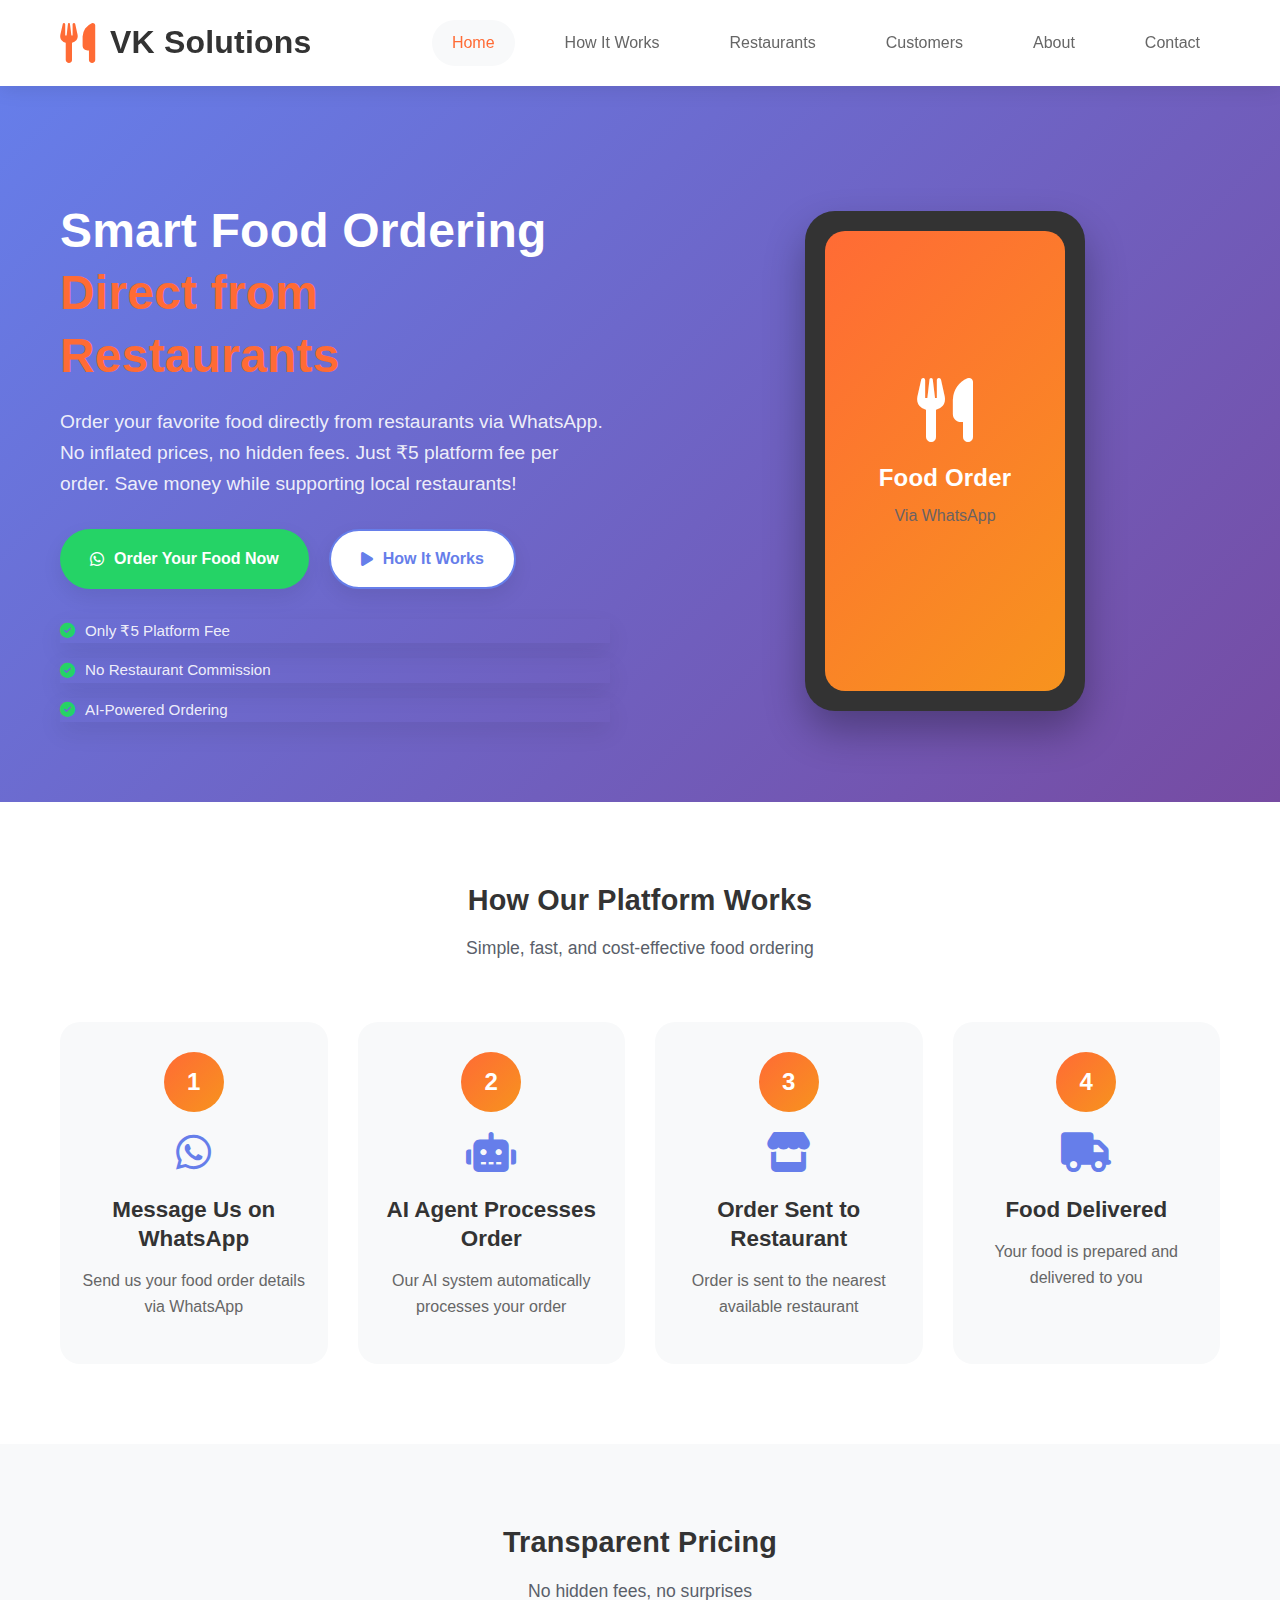
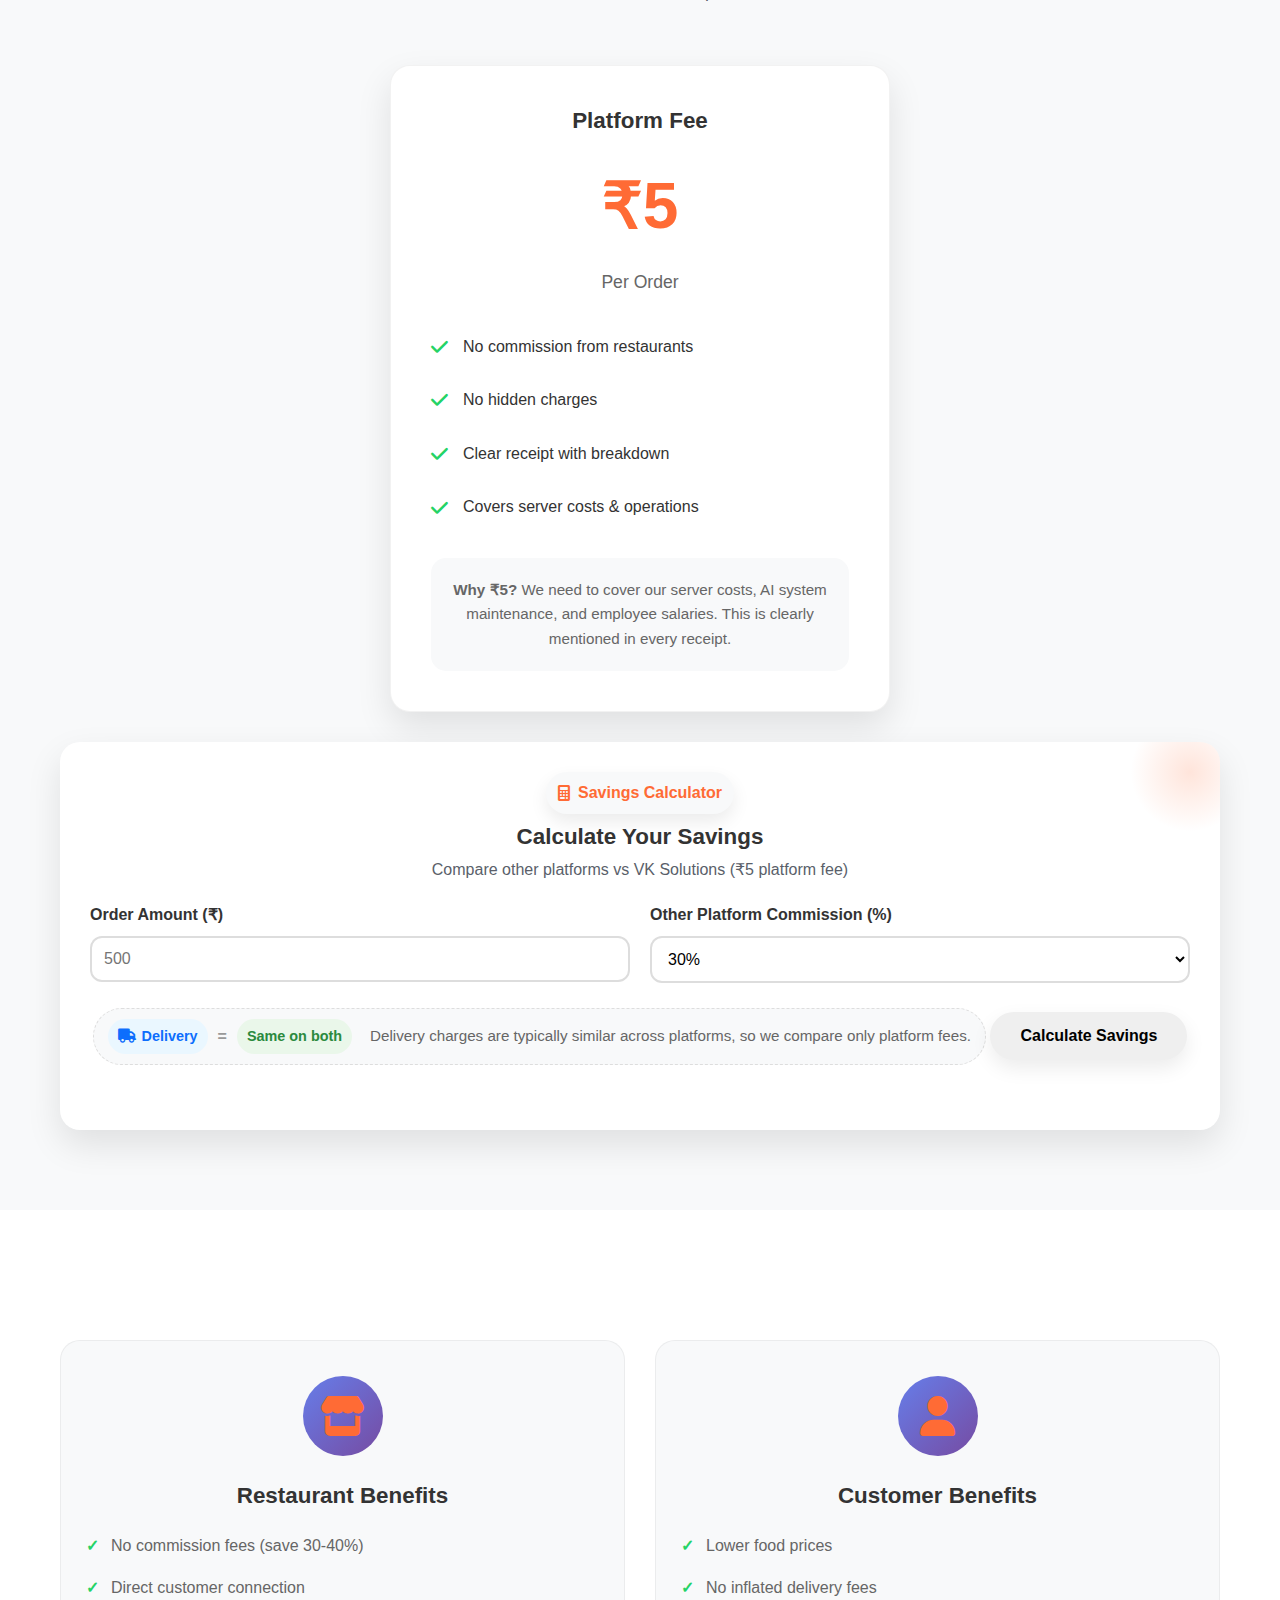
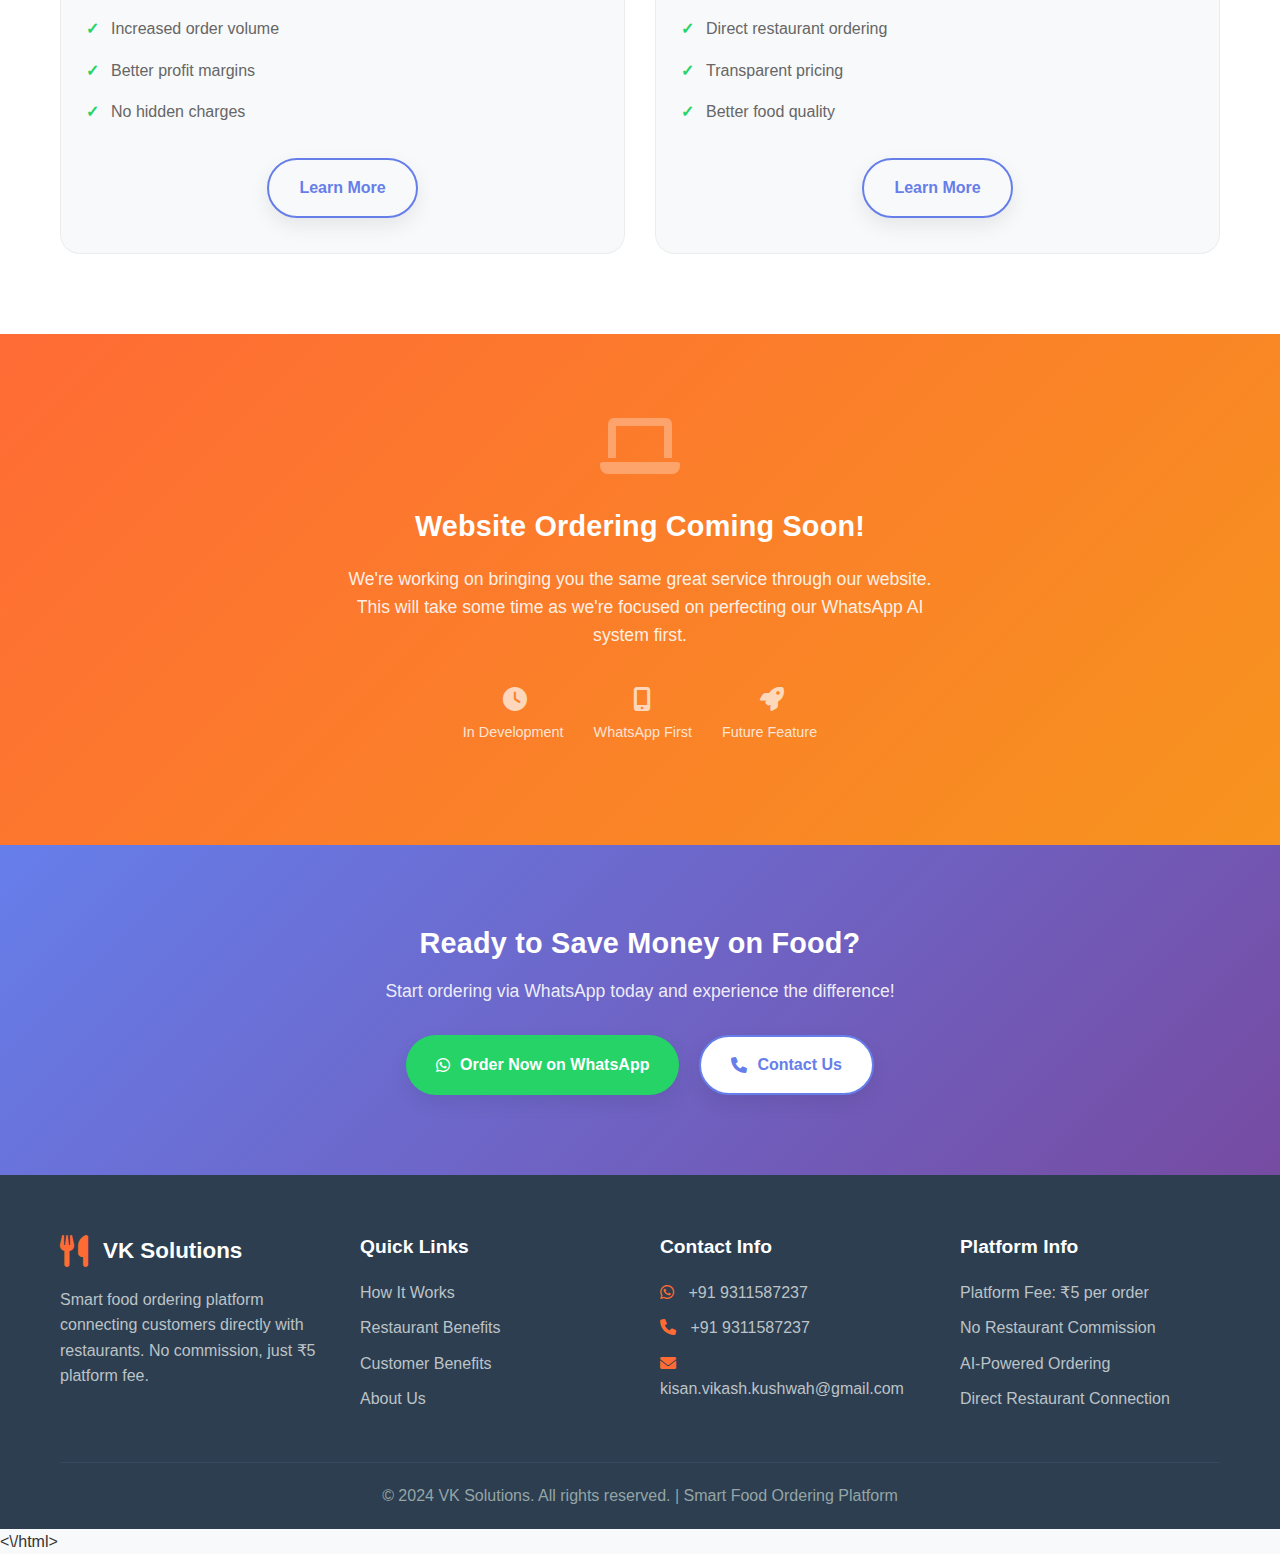
<file: index.html>
<!DOCTYPE html>
<html lang="en">
<head>
    <meta charset="UTF-8">
    <meta name="viewport" content="width=device-width, initial-scale=1.0">
    <title>VK Solutions - Smart Food Ordering Platform | Save Money, Order Direct</title>
    <meta name="description" content="Order food directly from restaurants via WhatsApp. No commission fees, only ₹5 platform fee. Save 30-40% compared to other food delivery apps. AI-powered ordering system.">
    <meta name="keywords" content="food ordering, restaurant delivery, WhatsApp food order, no commission, cheap food delivery, direct restaurant ordering">
    <link rel="stylesheet" href="styles.css">
    <link href="https://cdnjs.cloudflare.com/ajax/libs/font-awesome/6.0.0/css/all.min.css" rel="stylesheet">
    <link rel="icon" href="data:image/svg+xml,<svg xmlns='http://www.w3.org/2000/svg' viewBox='0 0 100 100'><text y='0.9em' font-size='90'>🍽️</text></svg>">
    <meta name="theme-color" content="#667eea">
</head>
<body>
    <!-- Header Section -->
    <header class="header">
        <div class="container">
            <div class="header-content">
                <div class="logo">
                    <i class="fas fa-utensils"></i>
                    <h1>VK Solutions</h1>
                </div>
                <nav class="nav-menu">
                    <a href="index.html" class="nav-link active">Home</a>
                    <a href="how-it-works.html" class="nav-link">How It Works</a>
                    <a href="restaurant-benefits.html" class="nav-link">Restaurants</a>
                    <a href="customer-benefits.html" class="nav-link">Customers</a>
                    <a href="about.html" class="nav-link">About</a>
                    <a href="contact.html" class="nav-link">Contact</a>
                </nav>
            </div>
        </div>
    </header>

    <!-- Hero Section -->
    <section class="hero">
        <div class="container">
            <div class="hero-content">
                <div class="hero-text">
                    <h2>Smart Food Ordering<br><span class="highlight">Direct from Restaurants</span></h2>
                    <p>Order your favorite food directly from restaurants via WhatsApp. No inflated prices, no hidden fees. Just ₹5 platform fee per order. Save money while supporting local restaurants!</p>
                    <div class="hero-buttons">
                        <a href="https://wa.me/919311587237?text=Hi! I want to order food. Can you help me?" class="btn btn-whatsapp" target="_blank">
                            <i class="fab fa-whatsapp"></i>
                            Order Your Food Now
                        </a>
                        <a href="how-it-works.html" class="btn btn-secondary">
                            <i class="fas fa-play"></i>
                            How It Works
                        </a>
                    </div>
                    <div class="hero-features">
                        <div class="feature-tag">
                            <i class="fas fa-check-circle"></i>
                            Only ₹5 Platform Fee
                        </div>
                        <div class="feature-tag">
                            <i class="fas fa-check-circle"></i>
                            No Restaurant Commission
                        </div>
                        <div class="feature-tag">
                            <i class="fas fa-check-circle"></i>
                            AI-Powered Ordering
                        </div>
                    </div>
                </div>
                <div class="hero-image">
                    <div class="phone-mockup">
                        <div class="screen">
                            <i class="fas fa-utensils"></i>
                            <h3>Food Order</h3>
                            <p>Via WhatsApp</p>
                        </div>
                    </div>
                </div>
            </div>
        </div>
    </section>

    <!-- How It Works Section -->
    <section class="how-it-works">
        <div class="container">
            <div class="section-header">
                <h3>How Our Platform Works</h3>
                <p>Simple, fast, and cost-effective food ordering</p>
            </div>
            <div class="steps-grid">
                <div class="step-item">
                    <div class="step-number">1</div>
                    <div class="step-icon">
                        <i class="fab fa-whatsapp"></i>
                    </div>
                    <h4>Message Us on WhatsApp</h4>
                    <p>Send us your food order details via WhatsApp</p>
                </div>
                <div class="step-item">
                    <div class="step-number">2</div>
                    <div class="step-icon">
                        <i class="fas fa-robot"></i>
                    </div>
                    <h4>AI Agent Processes Order</h4>
                    <p>Our AI system automatically processes your order</p>
                </div>
                <div class="step-item">
                    <div class="step-number">3</div>
                    <div class="step-icon">
                        <i class="fas fa-store"></i>
                    </div>
                    <h4>Order Sent to Restaurant</h4>
                    <p>Order is sent to the nearest available restaurant</p>
                </div>
                <div class="step-item">
                    <div class="step-number">4</div>
                    <div class="step-icon">
                        <i class="fas fa-truck"></i>
                    </div>
                    <h4>Food Delivered</h4>
                    <p>Your food is prepared and delivered to you</p>
                </div>
            </div>
        </div>
    </section>

    <!-- Pricing Section -->
    <section class="pricing">
        <div class="container">
            <div class="section-header">
                <h3>Transparent Pricing</h3>
                <p>No hidden fees, no surprises</p>
            </div>
            <div class="pricing-card">
                <div class="pricing-header">
                    <h4>Platform Fee</h4>
                    <div class="price">₹5</div>
                    <p>Per Order</p>
                </div>
                <div class="pricing-features">
                    <div class="feature">
                        <i class="fas fa-check"></i>
                        <span>No commission from restaurants</span>
                    </div>
                    <div class="feature">
                        <i class="fas fa-check"></i>
                        <span>No hidden charges</span>
                    </div>
                    <div class="feature">
                        <i class="fas fa-check"></i>
                        <span>Clear receipt with breakdown</span>
                    </div>
                    <div class="feature">
                        <i class="fas fa-check"></i>
                        <span>Covers server costs & operations</span>
                    </div>
                </div>
                <div class="pricing-note">
                    <p><strong>Why ₹5?</strong> We need to cover our server costs, AI system maintenance, and employee salaries. This is clearly mentioned in every receipt.</p>
                </div>
            </div>
        </div>
    </section>

    <!-- Benefits Section -->
    <section class="benefits">
        <div class="container">
            <div class="benefits-grid">
                <div class="benefit-card restaurant">
                    <div class="benefit-icon">
                        <i class="fas fa-store"></i>
                    </div>
                    <h4>Restaurant Benefits</h4>
                    <ul>
                        <li>No commission fees (save 30-40%)</li>
                        <li>Direct customer connection</li>
                        <li>Increased order volume</li>
                        <li>Better profit margins</li>
                        <li>No hidden charges</li>
                    </ul>
                    <a href="restaurant-benefits.html" class="btn btn-outline">Learn More</a>
                </div>
                <div class="benefit-card customer">
                    <div class="benefit-icon">
                        <i class="fas fa-user"></i>
                    </div>
                    <h4>Customer Benefits</h4>
                    <ul>
                        <li>Lower food prices</li>
                        <li>No inflated delivery fees</li>
                        <li>Direct restaurant ordering</li>
                        <li>Transparent pricing</li>
                        <li>Better food quality</li>
                    </ul>
                    <a href="customer-benefits.html" class="btn btn-outline">Learn More</a>
                </div>
            </div>
        </div>
    </section>

    <!-- Coming Soon Section -->
    <section class="coming-soon">
        <div class="container">
            <div class="coming-soon-content">
                <div class="coming-soon-icon">
                    <i class="fas fa-laptop"></i>
                </div>
                <h3>Website Ordering Coming Soon!</h3>
                <p>We're working on bringing you the same great service through our website. This will take some time as we're focused on perfecting our WhatsApp AI system first.</p>
                <div class="coming-soon-features">
                    <div class="feature">
                        <i class="fas fa-clock"></i>
                        <span>In Development</span>
                    </div>
                    <div class="feature">
                        <i class="fas fa-mobile-alt"></i>
                        <span>WhatsApp First</span>
                    </div>
                    <div class="feature">
                        <i class="fas fa-rocket"></i>
                        <span>Future Feature</span>
                    </div>
                </div>
            </div>
        </div>
    </section>

    <!-- CTA Section -->
    <section class="cta-section">
        <div class="container">
            <div class="cta-content">
                <h3>Ready to Save Money on Food?</h3>
                <p>Start ordering via WhatsApp today and experience the difference!</p>
                <div class="cta-buttons">
                    <a href="https://wa.me/919311587237?text=Hi! I want to order food. Can you help me?" class="btn btn-whatsapp" target="_blank">
                        <i class="fab fa-whatsapp"></i>
                        Order Now on WhatsApp
                    </a>
                    <a href="contact.html" class="btn btn-secondary">
                        <i class="fas fa-phone"></i>
                        Contact Us
                    </a>
                </div>
            </div>
        </div>
    </section>

    <!-- Footer -->
    <footer class="footer">
        <div class="container">
            <div class="footer-content">
                <div class="footer-section">
                    <div class="footer-logo">
                        <i class="fas fa-utensils"></i>
                        <h4>VK Solutions</h4>
                    </div>
                    <p>Smart food ordering platform connecting customers directly with restaurants. No commission, just ₹5 platform fee.</p>
                </div>
                <div class="footer-section">
                    <h5>Quick Links</h5>
                    <ul>
                        <li><a href="how-it-works.html">How It Works</a></li>
                        <li><a href="restaurant-benefits.html">Restaurant Benefits</a></li>
                        <li><a href="customer-benefits.html">Customer Benefits</a></li>
                        <li><a href="about.html">About Us</a></li>
                    </ul>
                </div>
                <div class="footer-section">
                    <h5>Contact Info</h5>
                    <ul>
                        <li><i class="fab fa-whatsapp"></i> +91 9311587237</li>
                        <li><i class="fas fa-phone"></i> +91 9311587237</li>
                        <li><i class="fas fa-envelope"></i> kisan.vikash.kushwah@gmail.com</li>
                    </ul>
                </div>
                <div class="footer-section">
                    <h5>Platform Info</h5>
                    <ul>
                        <li>Platform Fee: ₹5 per order</li>
                        <li>No Restaurant Commission</li>
                        <li>AI-Powered Ordering</li>
                        <li>Direct Restaurant Connection</li>
                    </ul>
                </div>
            </div>
            <div class="footer-bottom">
                <p>&copy; 2024 VK Solutions. All rights reserved. | Smart Food Ordering Platform</p>
            </div>
        </div>
    </footer>

    <script src="script.js"></script>
    <script>
      // Fallback: if script.js fails to load, at least enable smooth scroll on in-page anchors
      (function(){
        try { return; } catch(e) {}
      })();
    </script>
</body>
<\/html>
</file>
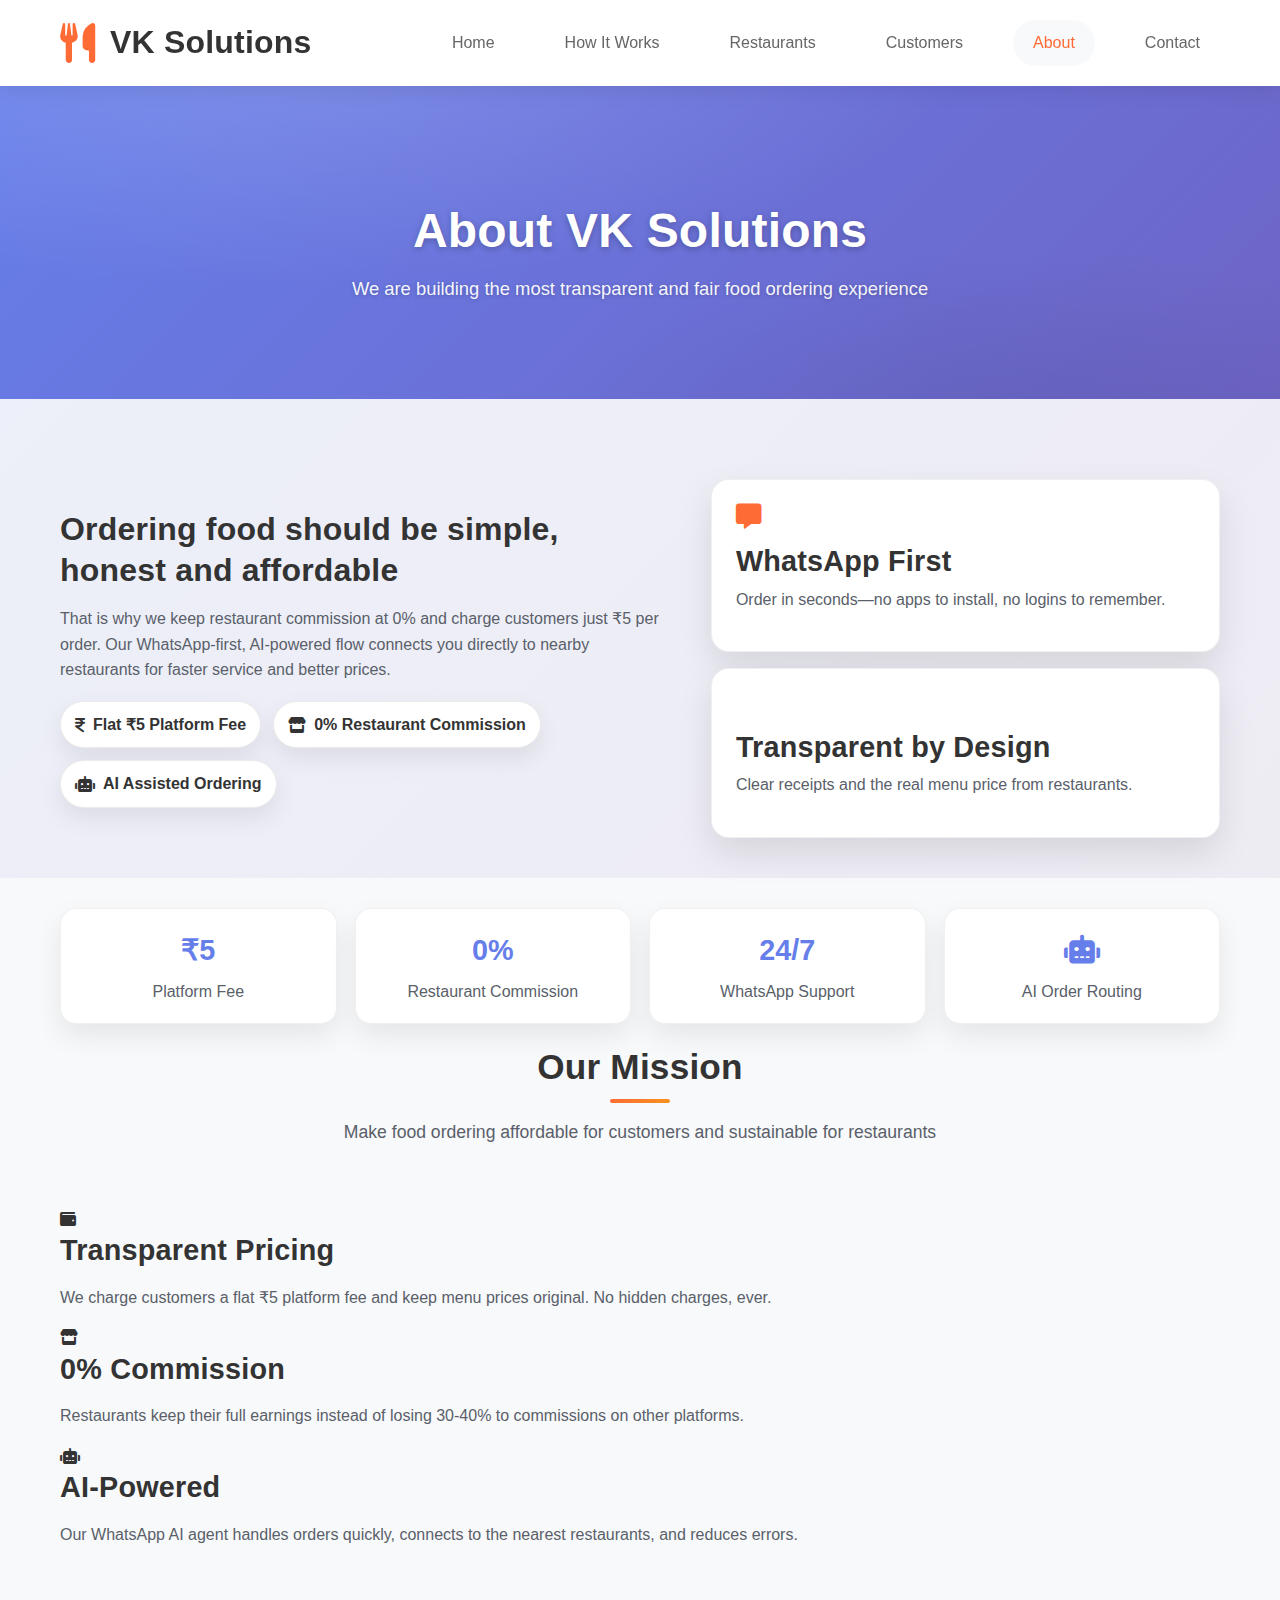
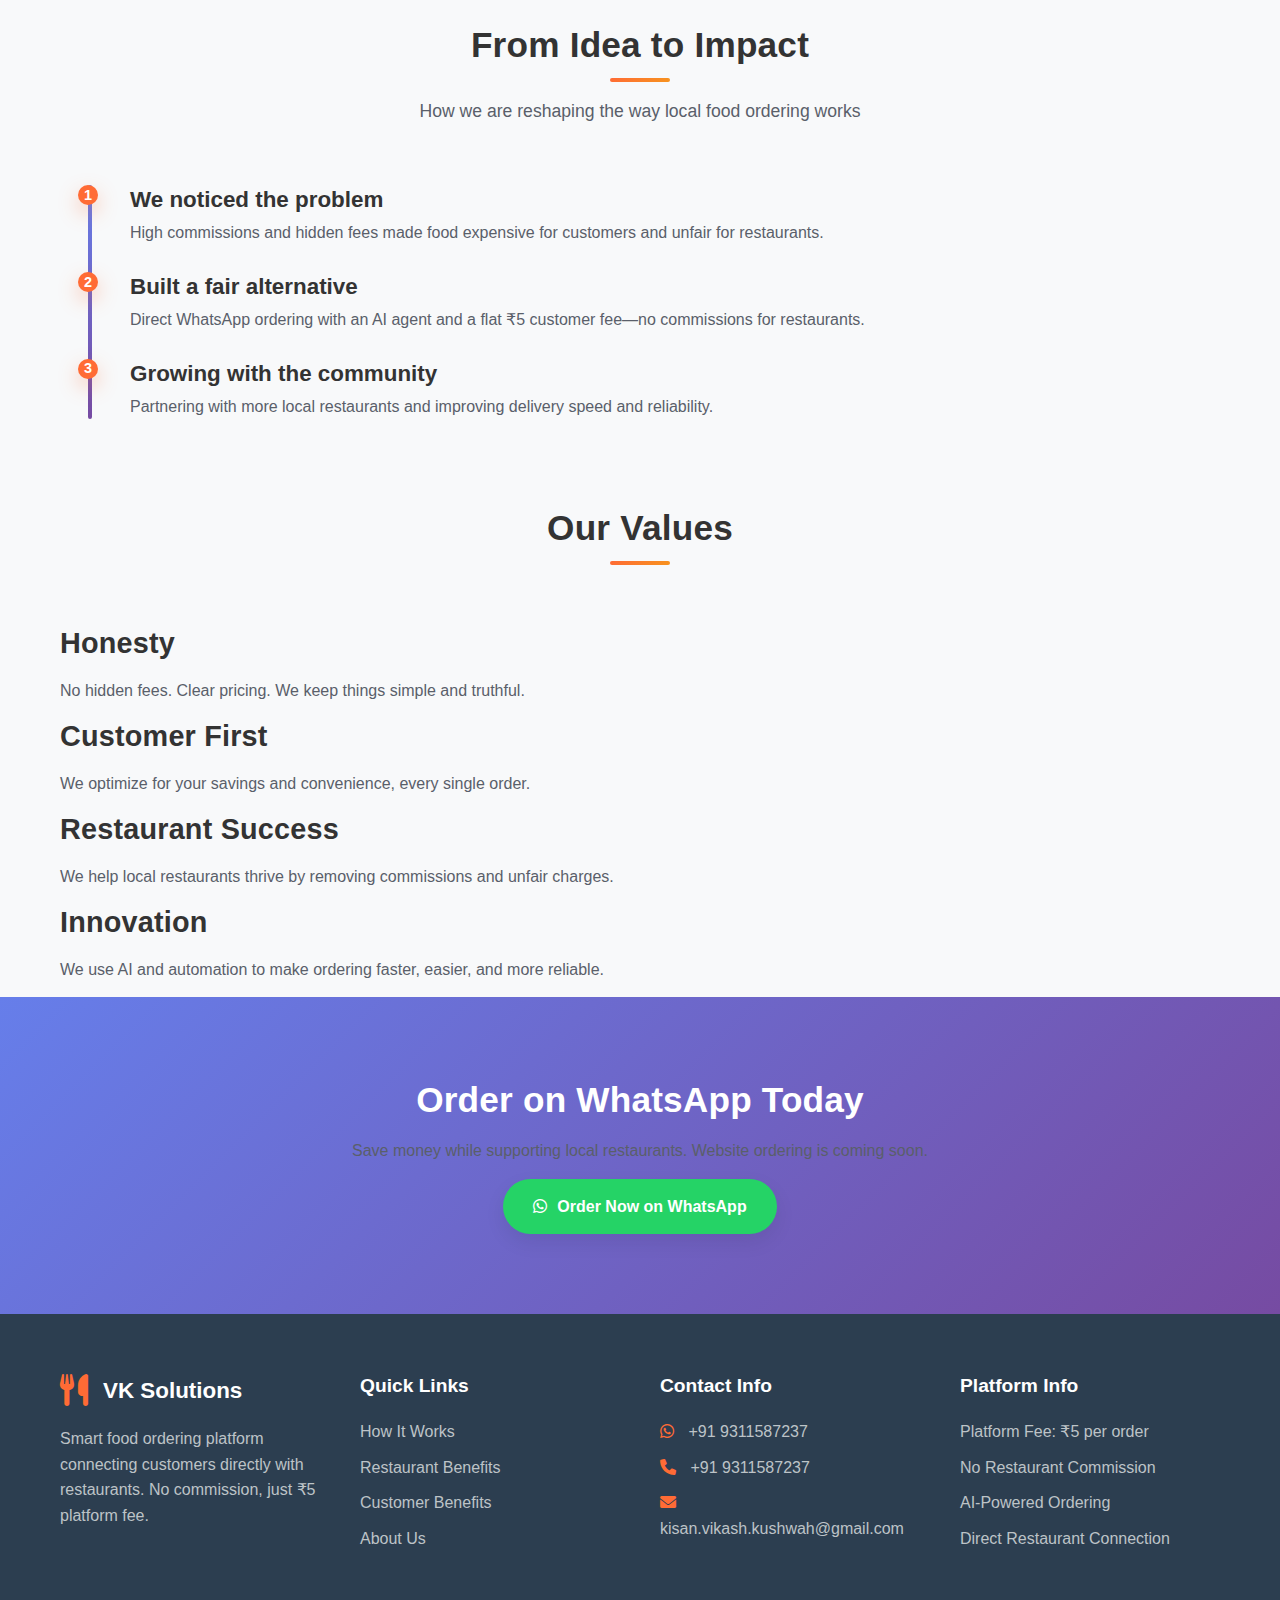
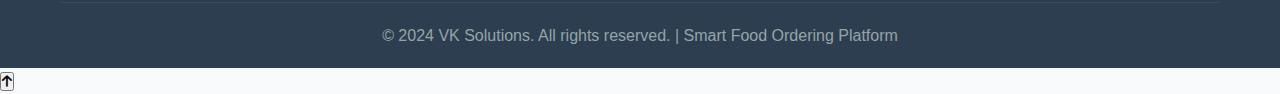
<file: about.html>
<!DOCTYPE html>
<html lang="en">
<head>
    <meta charset="UTF-8">
    <meta name="viewport" content="width=device-width, initial-scale=1.0">
    <title>About Us - VK Solutions Food Ordering Platform</title>
    <meta name="description" content="Learn about VK Solutions: a transparent, WhatsApp-first food ordering platform with a flat ₹5 fee and 0% commission for restaurants.">
    <meta name="keywords" content="about VK Solutions, food ordering platform, zero commission, transparent pricing, WhatsApp ordering">
    <link rel="stylesheet" href="styles.css">
    <link rel="stylesheet" href="https://cdnjs.cloudflare.com/ajax/libs/font-awesome/6.0.0/css/all.min.css">
</head>
<body>
    <header class="header">
        <div class="container">
            <div class="header-content">
                <div class="logo">
                    <i class="fas fa-utensils"></i>
                    <h1>VK Solutions</h1>
                </div>
                <nav class="nav-menu">
                    <a href="index.html" class="nav-link">Home</a>
                    <a href="how-it-works.html" class="nav-link">How It Works</a>
                    <a href="restaurant-benefits.html" class="nav-link">Restaurants</a>
                    <a href="customer-benefits.html" class="nav-link">Customers</a>
                    <a href="about.html" class="nav-link active">About</a>
                    <a href="contact.html" class="nav-link">Contact</a>
                </nav>
            </div>
        </div>
    </header>

    <section class="page-header">
        <div class="container">
            <h1>About VK Solutions</h1>
            <p>We are building the most transparent and fair food ordering experience</p>
        </div>
    </section>

    <!-- About Hero Intro -->
    <section class="about-hero">
        <div class="container">
            <div class="about-hero-content">
                <div class="about-hero-text">
                    <h2>Ordering food should be simple, honest and affordable</h2>
                    <p>That is why we keep restaurant commission at 0% and charge customers just ₹5 per order. Our WhatsApp-first, AI-powered flow connects you directly to nearby restaurants for faster service and better prices.</p>
                    <div class="about-highlights">
                        <span class="pill"><i class="fas fa-indian-rupee-sign"></i> Flat ₹5 Platform Fee</span>
                        <span class="pill"><i class="fas fa-store"></i> 0% Restaurant Commission</span>
                        <span class="pill"><i class="fas fa-robot"></i> AI Assisted Ordering</span>
                    </div>
                </div>
                <div class="about-hero-visual">
                    <div class="about-card">
                        <i class="fas fa-message"></i>
                        <h3>WhatsApp First</h3>
                        <p>Order in seconds—no apps to install, no logins to remember.</p>
                    </div>
                    <div class="about-card">
                        <i class="fas fa-shield-heart"></i>
                        <h3>Transparent by Design</h3>
                        <p>Clear receipts and the real menu price from restaurants.</p>
                    </div>
                </div>
            </div>
        </div>
    </section>

    <!-- Stats Strip -->
    <section class="about-stats">
        <div class="container">
            <div class="stats-grid">
                <div class="stat">
                    <div class="num">₹5</div>
                    <div class="label">Platform Fee</div>
                </div>
                <div class="stat">
                    <div class="num">0%</div>
                    <div class="label">Restaurant Commission</div>
                </div>
                <div class="stat">
                    <div class="num">24/7</div>
                    <div class="label">WhatsApp Support</div>
                </div>
                <div class="stat">
                    <div class="num"><i class="fas fa-robot"></i></div>
                    <div class="label">AI Order Routing</div>
                </div>
            </div>
        </div>
    </section>

    <section class="about-mission">
        <div class="container">
            <div class="section-header">
                <h2>Our Mission</h2>
                <p>Make food ordering affordable for customers and sustainable for restaurants</p>
            </div>
            <div class="mission-grid">
                <div class="mission-card">
                    <div class="mission-icon"><i class="fas fa-wallet"></i></div>
                    <h3>Transparent Pricing</h3>
                    <p>We charge customers a flat ₹5 platform fee and keep menu prices original. No hidden charges, ever.</p>
                </div>
                <div class="mission-card">
                    <div class="mission-icon"><i class="fas fa-store"></i></div>
                    <h3>0% Commission</h3>
                    <p>Restaurants keep their full earnings instead of losing 30-40% to commissions on other platforms.</p>
                </div>
                <div class="mission-card">
                    <div class="mission-icon"><i class="fas fa-robot"></i></div>
                    <h3>AI-Powered</h3>
                    <p>Our WhatsApp AI agent handles orders quickly, connects to the nearest restaurants, and reduces errors.</p>
                </div>
            </div>
        </div>
    </section>

    <!-- Simple Timeline -->
    <section class="about-timeline">
        <div class="container">
            <div class="section-header">
                <h2>From Idea to Impact</h2>
                <p>How we are reshaping the way local food ordering works</p>
            </div>
            <div class="timeline">
                <div class="timeline-step">
                    <div class="dot">1</div>
                    <div class="content">
                        <h4>We noticed the problem</h4>
                        <p>High commissions and hidden fees made food expensive for customers and unfair for restaurants.</p>
                    </div>
                </div>
                <div class="timeline-step">
                    <div class="dot">2</div>
                    <div class="content">
                        <h4>Built a fair alternative</h4>
                        <p>Direct WhatsApp ordering with an AI agent and a flat ₹5 customer fee—no commissions for restaurants.</p>
                    </div>
                </div>
                <div class="timeline-step">
                    <div class="dot">3</div>
                    <div class="content">
                        <h4>Growing with the community</h4>
                        <p>Partnering with more local restaurants and improving delivery speed and reliability.</p>
                    </div>
                </div>
            </div>
        </div>
    </section>

    <section class="about-values">
        <div class="container">
            <div class="section-header">
                <h2>Our Values</h2>
            </div>
            <div class="values-grid">
                <div class="value-card">
                    <h3>Honesty</h3>
                    <p>No hidden fees. Clear pricing. We keep things simple and truthful.</p>
                </div>
                <div class="value-card">
                    <h3>Customer First</h3>
                    <p>We optimize for your savings and convenience, every single order.</p>
                </div>
                <div class="value-card">
                    <h3>Restaurant Success</h3>
                    <p>We help local restaurants thrive by removing commissions and unfair charges.</p>
                </div>
                <div class="value-card">
                    <h3>Innovation</h3>
                    <p>We use AI and automation to make ordering faster, easier, and more reliable.</p>
                </div>
            </div>
        </div>
    </section>

    <section class="about-cta cta-section">
        <div class="container">
            <h2>Order on WhatsApp Today</h2>
            <p>Save money while supporting local restaurants. Website ordering is coming soon.</p>
            <a href="https://wa.me/919311587237?text=Hi! I want to order food through VK Solutions." class="btn btn-whatsapp">
                <i class="fab fa-whatsapp"></i>
                Order Now on WhatsApp
            </a>
        </div>
    </section>

    <footer class="footer">
        <div class="container">
            <div class="footer-content">
                <div class="footer-section">
                    <div class="footer-logo">
                        <i class="fas fa-utensils"></i>
                        <h4>VK Solutions</h4>
                    </div>
                    <p>Smart food ordering platform connecting customers directly with restaurants. No commission, just ₹5 platform fee.</p>
                </div>
                <div class="footer-section">
                    <h5>Quick Links</h5>
                    <ul>
                        <li><a href="how-it-works.html">How It Works</a></li>
                        <li><a href="restaurant-benefits.html">Restaurant Benefits</a></li>
                        <li><a href="customer-benefits.html">Customer Benefits</a></li>
                        <li><a href="about.html">About Us</a></li>
                    </ul>
                </div>
                <div class="footer-section">
                    <h5>Contact Info</h5>
                    <ul>
                        <li><i class="fab fa-whatsapp"></i> +91 9311587237</li>
                        <li><i class="fas fa-phone"></i> +91 9311587237</li>
                        <li><i class="fas fa-envelope"></i> kisan.vikash.kushwah@gmail.com</li>
                    </ul>
                </div>
                <div class="footer-section">
                    <h5>Platform Info</h5>
                    <ul>
                        <li>Platform Fee: ₹5 per order</li>
                        <li>No Restaurant Commission</li>
                        <li>AI-Powered Ordering</li>
                        <li>Direct Restaurant Connection</li>
                    </ul>
                </div>
            </div>
            <div class="footer-bottom">
                <p>&copy; 2024 VK Solutions. All rights reserved. | Smart Food Ordering Platform</p>
            </div>
        </div>
    </footer>

    <button class="scroll-to-top" id="scrollToTop">
        <i class="fas fa-arrow-up"></i>
    </button>

    <script src="script.js"></script>
</body>
</html>
</file>
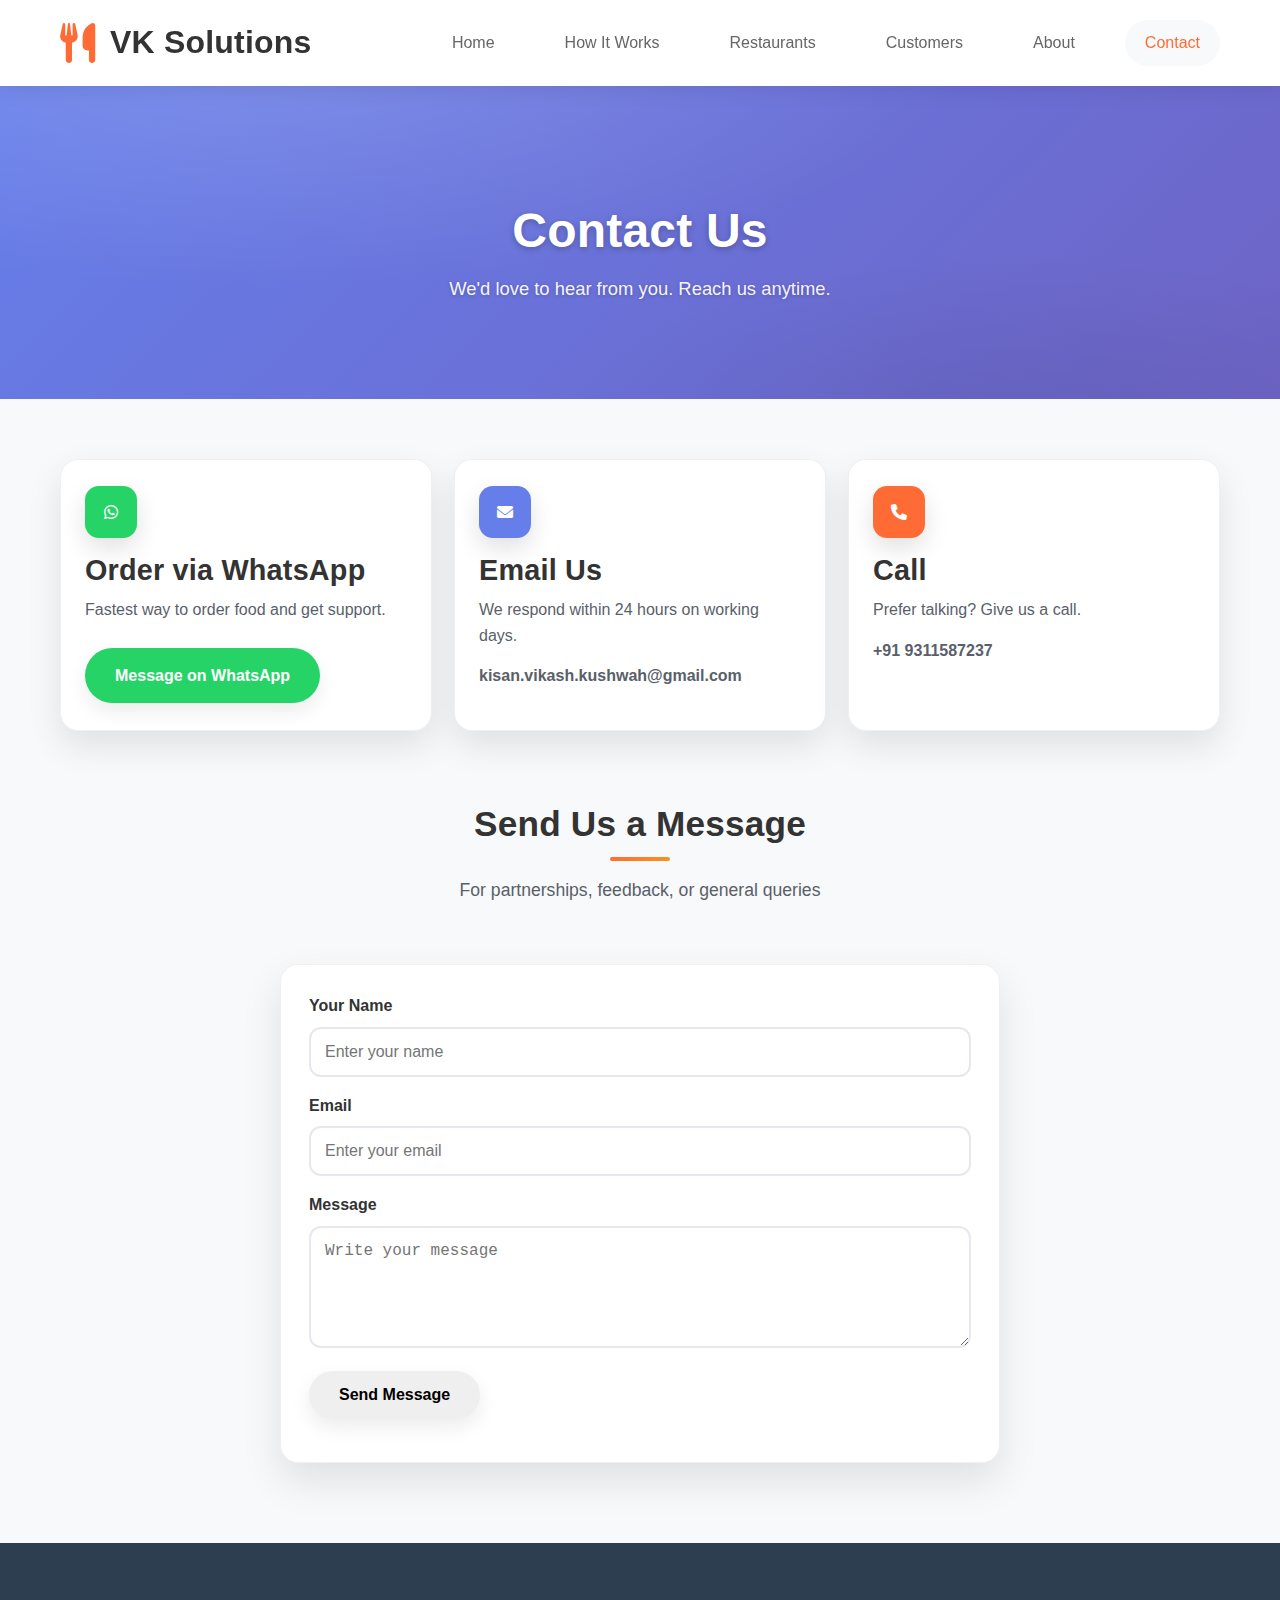
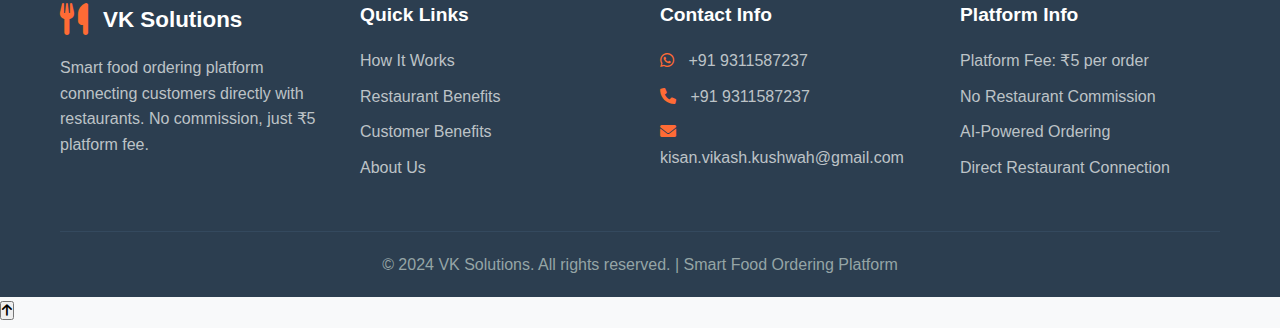
<file: contact.html>
<!DOCTYPE html>
<html lang="en">
<head>
    <meta charset="UTF-8">
    <meta name="viewport" content="width=device-width, initial-scale=1.0">
    <title>Contact Us - VK Solutions Food Ordering Platform</title>
    <meta name="description" content="Contact VK Solutions. Message us on WhatsApp, email us, or use the form to reach our team.">
    <meta name="keywords" content="contact VK Solutions, WhatsApp order, email, support, help">
    <link rel="stylesheet" href="styles.css">
    <link rel="stylesheet" href="https://cdnjs.cloudflare.com/ajax/libs/font-awesome/6.0.0/css/all.min.css">
</head>
<body>
    <header class="header">
        <div class="container">
            <div class="header-content">
                <div class="logo">
                    <i class="fas fa-utensils"></i>
                    <h1>VK Solutions</h1>
                </div>
                <nav class="nav-menu">
                    <a href="index.html" class="nav-link">Home</a>
                    <a href="how-it-works.html" class="nav-link">How It Works</a>
                    <a href="restaurant-benefits.html" class="nav-link">Restaurants</a>
                    <a href="customer-benefits.html" class="nav-link">Customers</a>
                    <a href="about.html" class="nav-link">About</a>
                    <a href="contact.html" class="nav-link active">Contact</a>
                </nav>
            </div>
        </div>
    </header>

    <section class="page-header">
        <div class="container">
            <h1>Contact Us</h1>
            <p>We'd love to hear from you. Reach us anytime.</p>
        </div>
    </section>

    <section class="contact-options">
        <div class="container">
            <div class="contact-grid">
                <div class="contact-card">
                    <div class="contact-icon whatsapp"><i class="fab fa-whatsapp"></i></div>
                    <h3>Order via WhatsApp</h3>
                    <p>Fastest way to order food and get support.</p>
                    <a class="btn btn-whatsapp" href="https://wa.me/919311587237?text=Hi! I want to order food through VK Solutions.">
                        Message on WhatsApp
                    </a>
                </div>
                <div class="contact-card">
                    <div class="contact-icon email"><i class="fas fa-envelope"></i></div>
                    <h3>Email Us</h3>
                    <p>We respond within 24 hours on working days.</p>
                    <p><strong>kisan.vikash.kushwah@gmail.com</strong></p>
                </div>
                <div class="contact-card">
                    <div class="contact-icon phone"><i class="fas fa-phone"></i></div>
                    <h3>Call</h3>
                    <p>Prefer talking? Give us a call.</p>
                    <p><strong>+91 9311587237</strong></p>
                </div>
            </div>
        </div>
    </section>

    <section class="contact-form-section">
        <div class="container">
            <div class="section-header">
                <h2>Send Us a Message</h2>
                <p>For partnerships, feedback, or general queries</p>
            </div>
            <form class="contact-form" id="contactForm" novalidate>
                <div class="form-group">
                    <label for="name">Your Name</label>
                    <input type="text" id="name" name="name" placeholder="Enter your name" required>
                </div>
                <div class="form-group">
                    <label for="email">Email</label>
                    <input type="email" id="email" name="email" placeholder="Enter your email" required>
                </div>
                <div class="form-group">
                    <label for="message">Message</label>
                    <textarea id="message" name="message" placeholder="Write your message" rows="5" required></textarea>
                </div>
                <button type="submit" class="btn btn-primary">Send Message</button>
                <p id="formStatus" class="form-status" aria-live="polite"></p>
            </form>
        </div>
    </section>

    <footer class="footer">
        <div class="container">
            <div class="footer-content">
                <div class="footer-section">
                    <div class="footer-logo">
                        <i class="fas fa-utensils"></i>
                        <h4>VK Solutions</h4>
                    </div>
                    <p>Smart food ordering platform connecting customers directly with restaurants. No commission, just ₹5 platform fee.</p>
                </div>
                <div class="footer-section">
                    <h5>Quick Links</h5>
                    <ul>
                        <li><a href="how-it-works.html">How It Works</a></li>
                        <li><a href="restaurant-benefits.html">Restaurant Benefits</a></li>
                        <li><a href="customer-benefits.html">Customer Benefits</a></li>
                        <li><a href="about.html">About Us</a></li>
                    </ul>
                </div>
                <div class="footer-section">
                    <h5>Contact Info</h5>
                    <ul>
                        <li><i class="fab fa-whatsapp"></i> +91 9311587237</li>
                        <li><i class="fas fa-phone"></i> +91 9311587237</li>
                        <li><i class="fas fa-envelope"></i> kisan.vikash.kushwah@gmail.com</li>
                    </ul>
                </div>
                <div class="footer-section">
                    <h5>Platform Info</h5>
                    <ul>
                        <li>Platform Fee: ₹5 per order</li>
                        <li>No Restaurant Commission</li>
                        <li>AI-Powered Ordering</li>
                        <li>Direct Restaurant Connection</li>
                    </ul>
                </div>
            </div>
            <div class="footer-bottom">
                <p>&copy; 2024 VK Solutions. All rights reserved. | Smart Food Ordering Platform</p>
            </div>
        </div>
    </footer>

    <button class="scroll-to-top" id="scrollToTop">
        <i class="fas fa-arrow-up"></i>
    </button>

    <script src="script.js"></script>
</body>
</html>
</file>
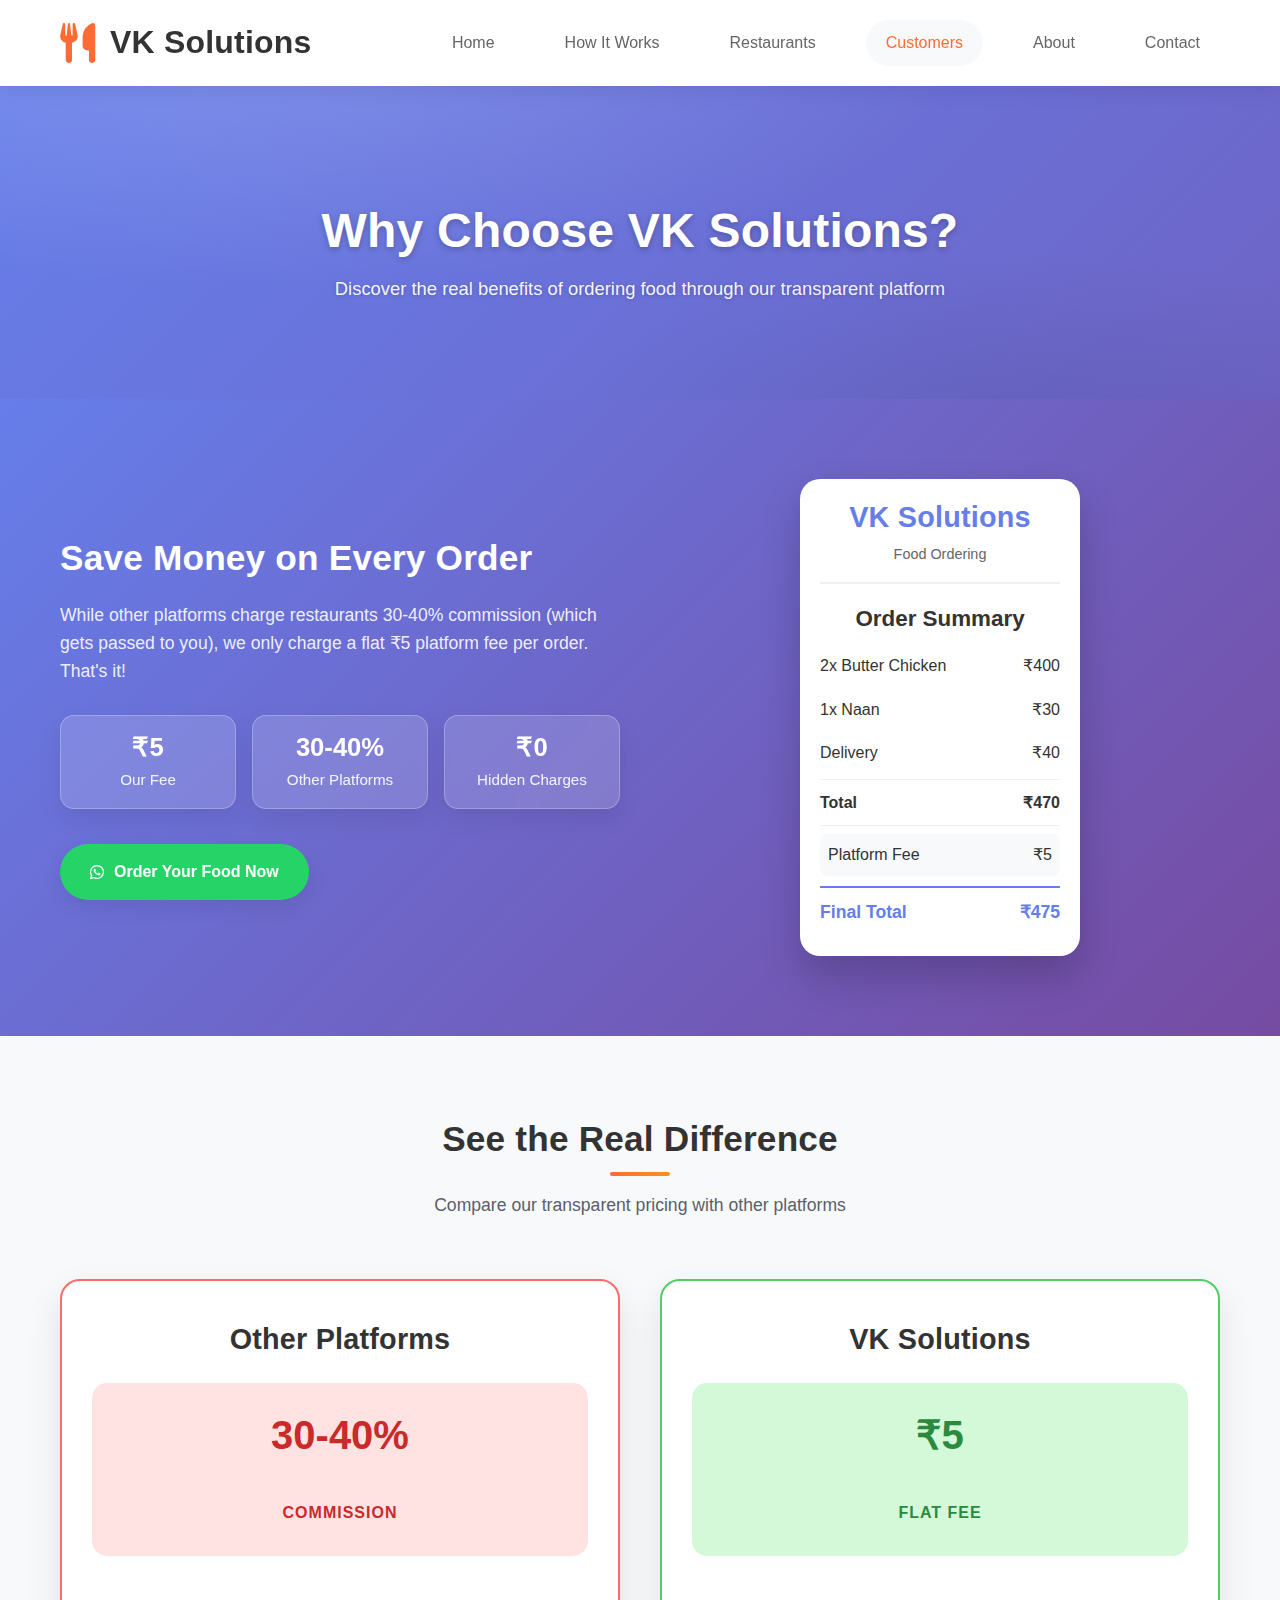
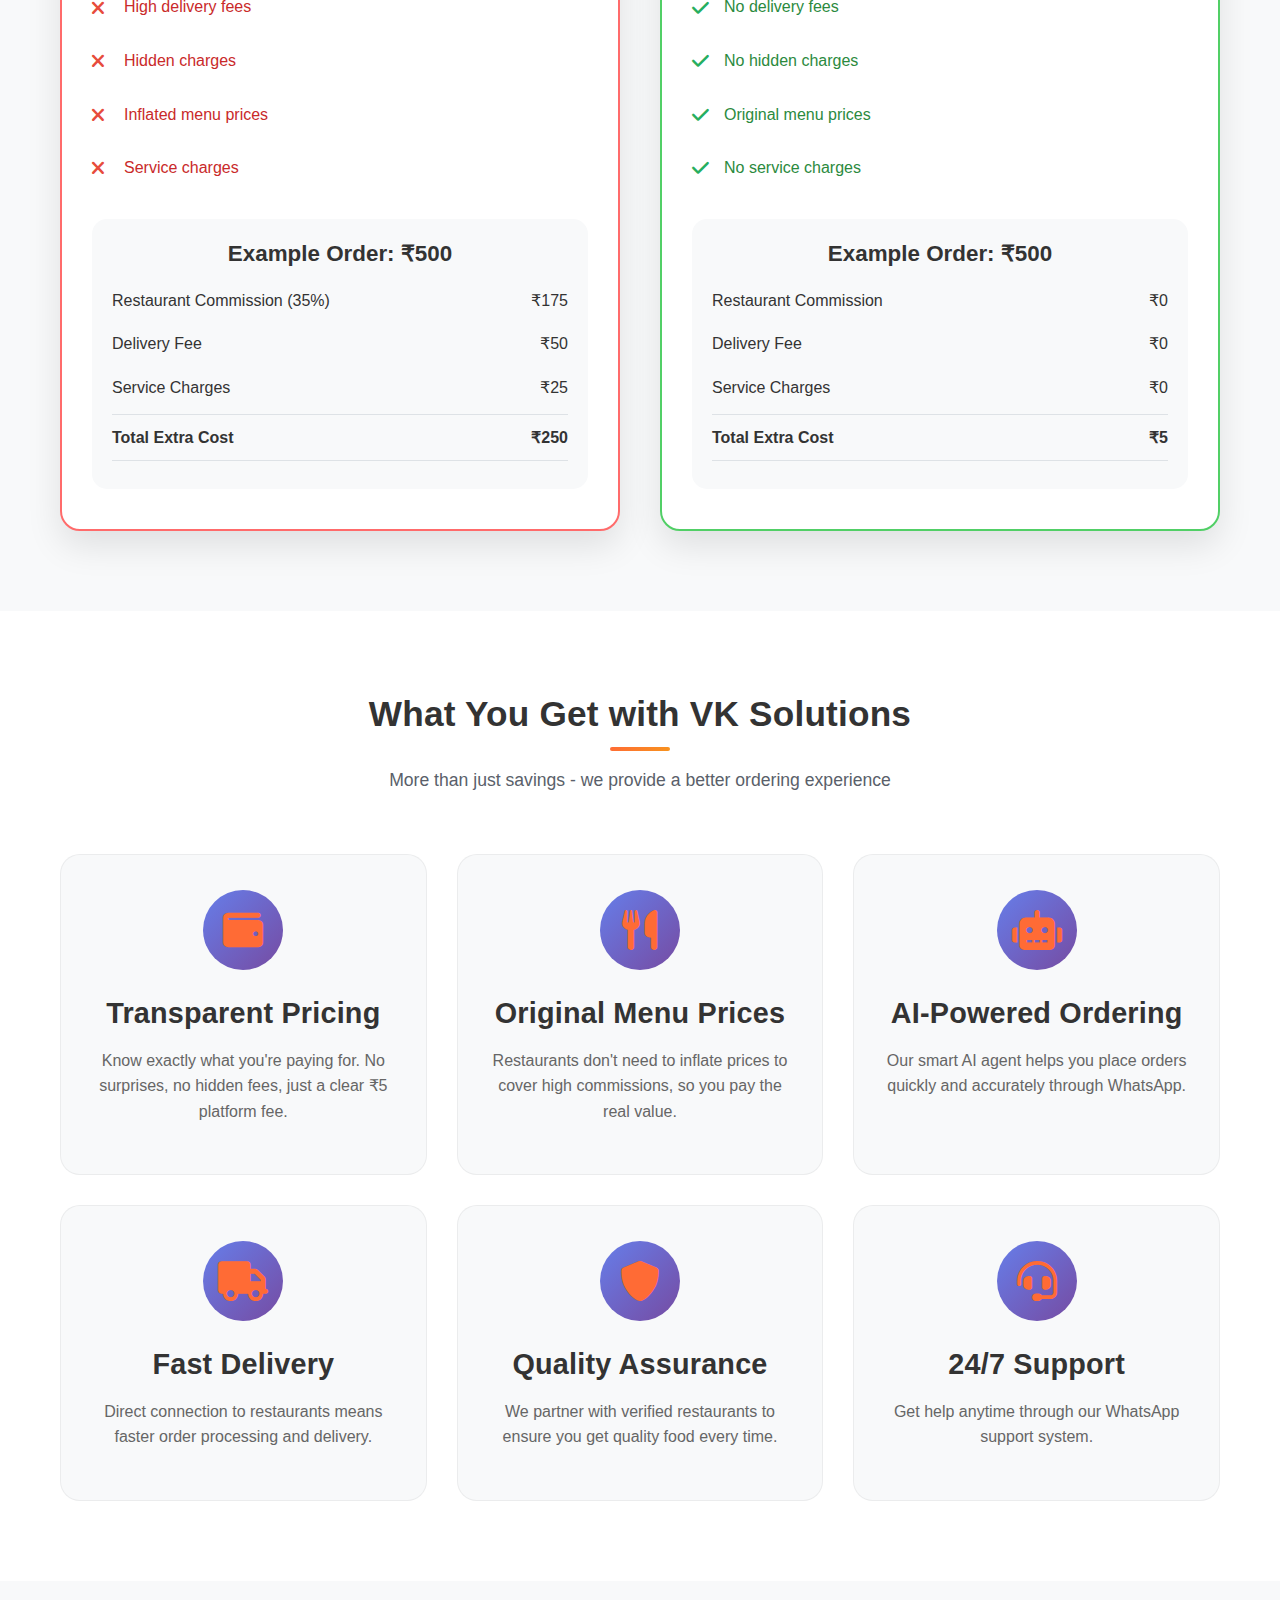
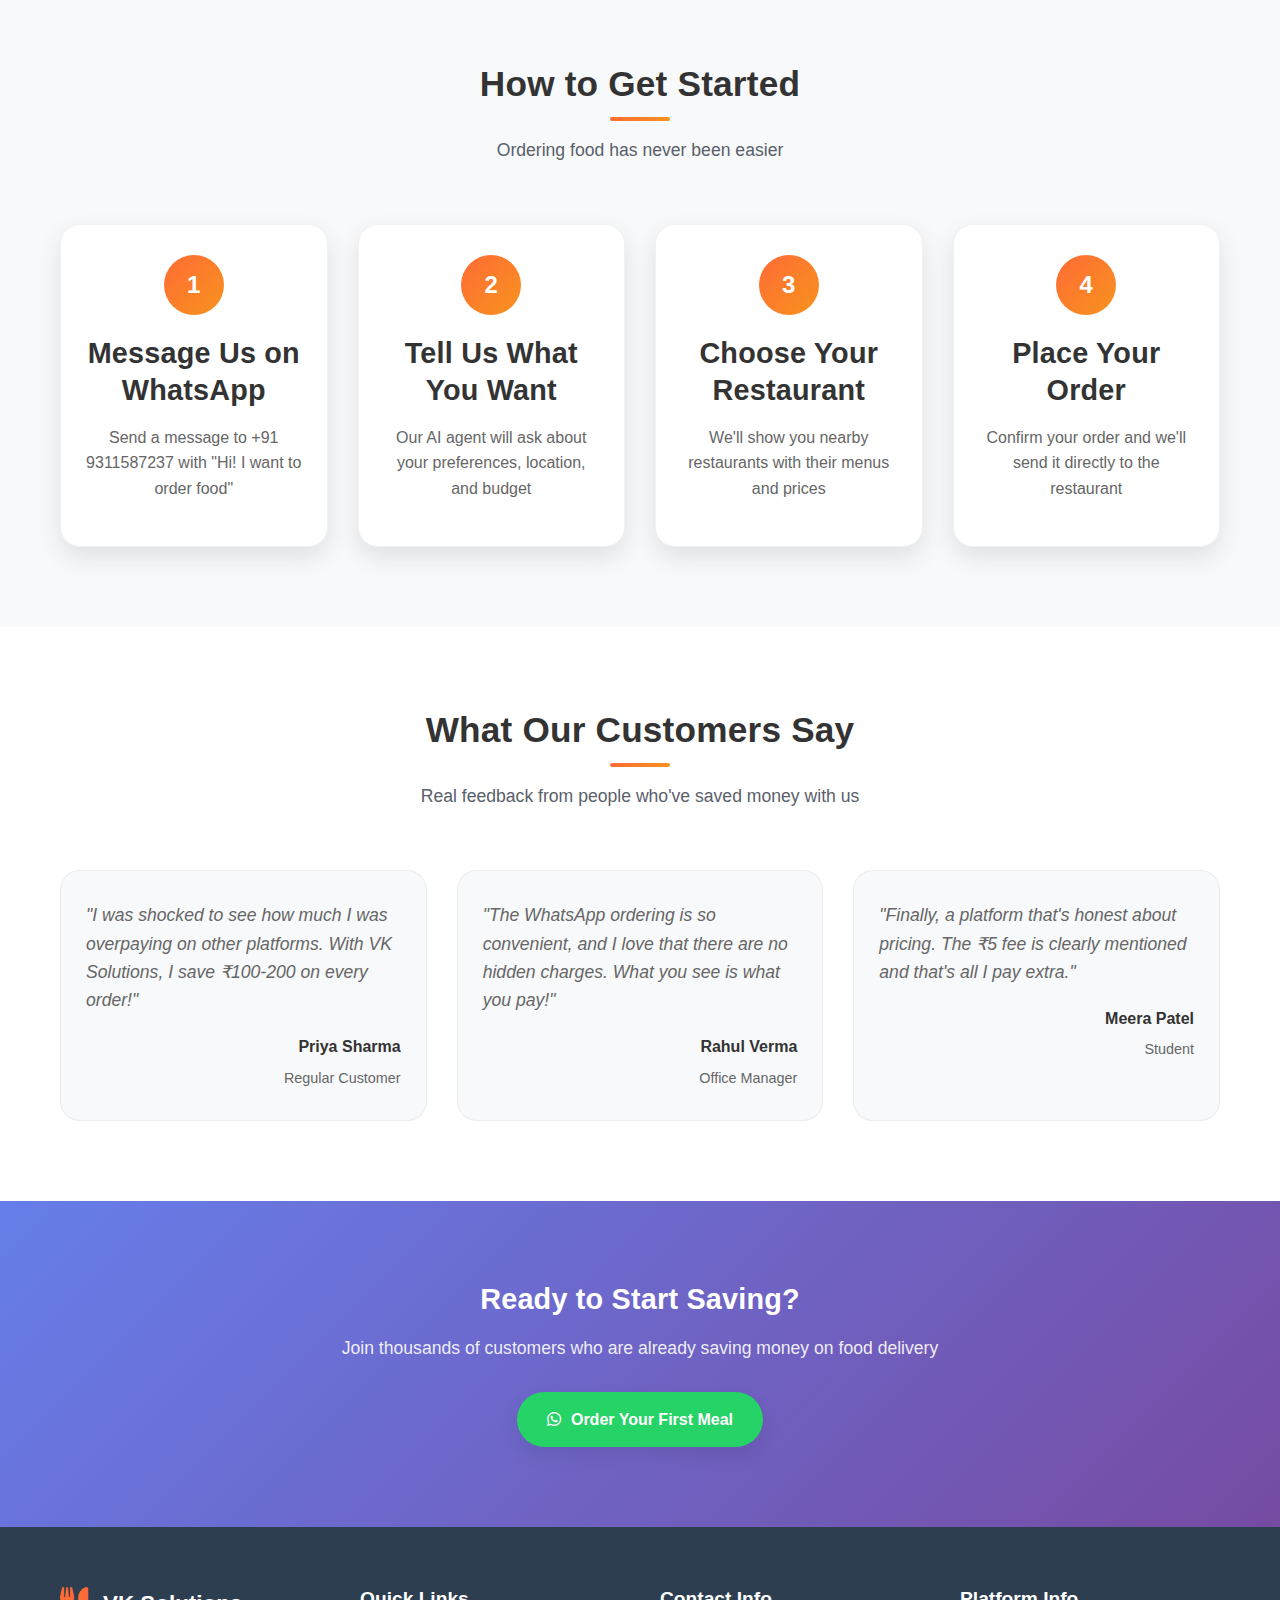
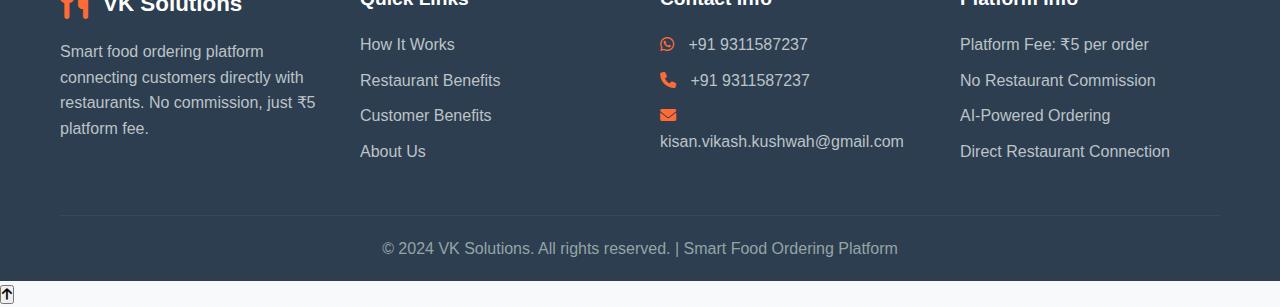
<file: customer-benefits.html>
<!DOCTYPE html>
<html lang="en">
<head>
    <meta charset="UTF-8">
    <meta name="viewport" content="width=device-width, initial-scale=1.0">
    <title>Customer Benefits - VK Solutions Food Ordering Platform</title>
    <meta name="description" content="Discover how VK Solutions saves you money on food delivery with transparent pricing, no hidden fees, and direct restaurant connections. Only ₹5 platform fee per order!">
    <meta name="keywords" content="food delivery benefits, transparent pricing, no hidden fees, direct restaurant ordering, WhatsApp food ordering, VK Solutions">
    
    <link rel="stylesheet" href="styles.css">
    <link rel="stylesheet" href="https://cdnjs.cloudflare.com/ajax/libs/font-awesome/6.0.0/css/all.min.css">
</head>
<body>
    <!-- Header -->
    <header class="header">
        <div class="container">
            <div class="header-content">
                <div class="logo">
                    <i class="fas fa-utensils"></i>
                    <h1>VK Solutions</h1>
                </div>
                <nav class="nav-menu">
                    <a href="index.html" class="nav-link">Home</a>
                    <a href="how-it-works.html" class="nav-link">How It Works</a>
                    <a href="restaurant-benefits.html" class="nav-link">Restaurants</a>
                    <a href="customer-benefits.html" class="nav-link active">Customers</a>
                    <a href="about.html" class="nav-link">About</a>
                    <a href="contact.html" class="nav-link">Contact</a>
                </nav>
            </div>
        </div>
    </header>

    <!-- Page Header -->
    <section class="page-header">
        <div class="container">
            <h1>Why Choose VK Solutions?</h1>
            <p>Discover the real benefits of ordering food through our transparent platform</p>
        </div>
    </section>

    <!-- Hero Benefits Section -->
    <section class="hero-benefits customer-hero">
        <div class="container">
            <div class="hero-benefits-content">
                <div class="hero-benefits-text">
                    <h2>Save Money on Every Order</h2>
                    <p>While other platforms charge restaurants 30-40% commission (which gets passed to you), we only charge a flat ₹5 platform fee per order. That's it!</p>
                    <div class="hero-benefits-stats">
                        <div class="stat-item">
                            <div class="stat-number">₹5</div>
                            <div class="stat-label">Our Fee</div>
                        </div>
                        <div class="stat-item">
                            <div class="stat-number">30-40%</div>
                            <div class="stat-label">Other Platforms</div>
                        </div>
                        <div class="stat-item">
                            <div class="stat-number">₹0</div>
                            <div class="stat-label">Hidden Charges</div>
                        </div>
                    </div>
                    <a href="https://wa.me/919311587237?text=Hi! I want to order food through VK Solutions. Can you help me?" class="btn btn-whatsapp">
                        <i class="fab fa-whatsapp"></i>
                        Order Your Food Now
                    </a>
                </div>
                <div class="hero-benefits-image">
                    <div class="customer-mockup">
                        <div class="phone-screen">
                            <div class="app-header">
                                <h3>VK Solutions</h3>
                                <span>Food Ordering</span>
                            </div>
                            <div class="order-summary">
                                <h4>Order Summary</h4>
                                <div class="order-item">
                                    <span>2x Butter Chicken</span>
                                    <span>₹400</span>
                                </div>
                                <div class="order-item">
                                    <span>1x Naan</span>
                                    <span>₹30</span>
                                </div>
                                <div class="order-item">
                                    <span>Delivery</span>
                                    <span>₹40</span>
                                </div>
                                <div class="order-item total">
                                    <span>Total</span>
                                    <span>₹470</span>
                                </div>
                                <div class="platform-fee">
                                    <span>Platform Fee</span>
                                    <span>₹5</span>
                                </div>
                                <div class="final-total">
                                    <span>Final Total</span>
                                    <span>₹475</span>
                                </div>
                            </div>
                        </div>
                    </div>
                </div>
            </div>
        </div>
    </section>

    <!-- Cost Comparison Section -->
    <section class="cost-comparison">
        <div class="container">
            <div class="section-header">
                <h2>See the Real Difference</h2>
                <p>Compare our transparent pricing with other platforms</p>
            </div>
            <div class="comparison-grid">
                <div class="comparison-card other-platforms">
                    <h3>Other Platforms</h3>
                    <div class="commission-rate high">
                        <span class="rate">30-40%</span>
                        <span class="label">Commission</span>
                    </div>
                    <ul class="feature-list">
                        <li class="feature negative">
                            <i class="fas fa-times"></i>
                            High delivery fees
                        </li>
                        <li class="feature negative">
                            <i class="fas fa-times"></i>
                            Hidden charges
                        </li>
                        <li class="feature negative">
                            <i class="fas fa-times"></i>
                            Inflated menu prices
                        </li>
                        <li class="feature negative">
                            <i class="fas fa-times"></i>
                            Service charges
                        </li>
                    </ul>
                    <div class="example-calculation">
                        <h4>Example Order: ₹500</h4>
                        <div class="calculation-item">
                            <span>Restaurant Commission (35%)</span>
                            <span>₹175</span>
                        </div>
                        <div class="calculation-item">
                            <span>Delivery Fee</span>
                            <span>₹50</span>
                        </div>
                        <div class="calculation-item">
                            <span>Service Charges</span>
                            <span>₹25</span>
                        </div>
                        <div class="calculation-item total">
                            <span>Total Extra Cost</span>
                            <span>₹250</span>
                        </div>
                    </div>
                </div>
                <div class="comparison-card vk-platform">
                    <h3>VK Solutions</h3>
                    <div class="commission-rate low">
                        <span class="rate">₹5</span>
                        <span class="label">Flat Fee</span>
                    </div>
                    <ul class="feature-list">
                        <li class="feature positive">
                            <i class="fas fa-check"></i>
                            No delivery fees
                        </li>
                        <li class="feature positive">
                            <i class="fas fa-check"></i>
                            No hidden charges
                        </li>
                        <li class="feature positive">
                            <i class="fas fa-check"></i>
                            Original menu prices
                        </li>
                        <li class="feature positive">
                            <i class="fas fa-check"></i>
                            No service charges
                        </li>
                    </ul>
                    <div class="example-calculation">
                        <h4>Example Order: ₹500</h4>
                        <div class="calculation-item">
                            <span>Restaurant Commission</span>
                            <span>₹0</span>
                        </div>
                        <div class="calculation-item">
                            <span>Delivery Fee</span>
                            <span>₹0</span>
                        </div>
                        <div class="calculation-item">
                            <span>Service Charges</span>
                            <span>₹0</span>
                        </div>
                        <div class="calculation-item total">
                            <span>Total Extra Cost</span>
                            <span>₹5</span>
                        </div>
                    </div>
                </div>
            </div>
        </div>
    </section>

    <!-- Key Benefits Section -->
    <section class="key-benefits">
        <div class="container">
            <div class="section-header">
                <h2>What You Get with VK Solutions</h2>
                <p>More than just savings - we provide a better ordering experience</p>
            </div>
            <div class="benefits-grid">
                <div class="benefit-card">
                    <div class="benefit-icon">
                        <i class="fas fa-wallet"></i>
                    </div>
                    <h3>Transparent Pricing</h3>
                    <p>Know exactly what you're paying for. No surprises, no hidden fees, just a clear ₹5 platform fee.</p>
                </div>
                <div class="benefit-card">
                    <div class="benefit-icon">
                        <i class="fas fa-utensils"></i>
                    </div>
                    <h3>Original Menu Prices</h3>
                    <p>Restaurants don't need to inflate prices to cover high commissions, so you pay the real value.</p>
                </div>
                <div class="benefit-card">
                    <div class="benefit-icon">
                        <i class="fas fa-robot"></i>
                    </div>
                    <h3>AI-Powered Ordering</h3>
                    <p>Our smart AI agent helps you place orders quickly and accurately through WhatsApp.</p>
                </div>
                <div class="benefit-card">
                    <div class="benefit-icon">
                        <i class="fas fa-truck"></i>
                    </div>
                    <h3>Fast Delivery</h3>
                    <p>Direct connection to restaurants means faster order processing and delivery.</p>
                </div>
                <div class="benefit-card">
                    <div class="benefit-icon">
                        <i class="fas fa-shield-alt"></i>
                    </div>
                    <h3>Quality Assurance</h3>
                    <p>We partner with verified restaurants to ensure you get quality food every time.</p>
                </div>
                <div class="benefit-card">
                    <div class="benefit-icon">
                        <i class="fas fa-headset"></i>
                    </div>
                    <h3>24/7 Support</h3>
                    <p>Get help anytime through our WhatsApp support system.</p>
                </div>
            </div>
        </div>
    </section>

    <!-- How to Order Section -->
    <section class="how-to-order">
        <div class="container">
            <div class="section-header">
                <h2>How to Get Started</h2>
                <p>Ordering food has never been easier</p>
            </div>
            <div class="order-steps">
                <div class="order-step">
                    <div class="step-number">1</div>
                    <div class="step-content">
                        <h3>Message Us on WhatsApp</h3>
                        <p>Send a message to +91 9311587237 with "Hi! I want to order food"</p>
                    </div>
                </div>
                <div class="order-step">
                    <div class="step-number">2</div>
                    <div class="step-content">
                        <h3>Tell Us What You Want</h3>
                        <p>Our AI agent will ask about your preferences, location, and budget</p>
                    </div>
                </div>
                <div class="order-step">
                    <div class="step-number">3</div>
                    <div class="step-content">
                        <h3>Choose Your Restaurant</h3>
                        <p>We'll show you nearby restaurants with their menus and prices</p>
                    </div>
                </div>
                <div class="order-step">
                    <div class="step-number">4</div>
                    <div class="step-content">
                        <h3>Place Your Order</h3>
                        <p>Confirm your order and we'll send it directly to the restaurant</p>
                    </div>
                </div>
            </div>
        </div>
    </section>

    <!-- Customer Testimonials -->
    <section class="customer-testimonials">
        <div class="container">
            <div class="section-header">
                <h2>What Our Customers Say</h2>
                <p>Real feedback from people who've saved money with us</p>
            </div>
            <div class="testimonials-grid">
                <div class="testimonial-card">
                    <div class="testimonial-content">
                        <p>"I was shocked to see how much I was overpaying on other platforms. With VK Solutions, I save ₹100-200 on every order!"</p>
                    </div>
                    <div class="testimonial-author">
                        <strong>Priya Sharma</strong>
                        <span>Regular Customer</span>
                    </div>
                </div>
                <div class="testimonial-card">
                    <div class="testimonial-content">
                        <p>"The WhatsApp ordering is so convenient, and I love that there are no hidden charges. What you see is what you pay!"</p>
                    </div>
                    <div class="testimonial-author">
                        <strong>Rahul Verma</strong>
                        <span>Office Manager</span>
                    </div>
                </div>
                <div class="testimonial-card">
                    <div class="testimonial-content">
                        <p>"Finally, a platform that's honest about pricing. The ₹5 fee is clearly mentioned and that's all I pay extra."</p>
                    </div>
                    <div class="testimonial-author">
                        <strong>Meera Patel</strong>
                        <span>Student</span>
                    </div>
                </div>
            </div>
        </div>
    </section>

    <!-- CTA Section -->
    <section class="cta-section">
        <div class="container">
            <div class="cta-content">
                <h3>Ready to Start Saving?</h3>
                <p>Join thousands of customers who are already saving money on food delivery</p>
                <a href="https://wa.me/919311587237?text=Hi! I want to order food through VK Solutions. Can you help me?" class="btn btn-whatsapp">
                    <i class="fab fa-whatsapp"></i>
                    Order Your First Meal
                </a>
            </div>
        </div>
    </section>

    <!-- Footer -->
    <footer class="footer">
        <div class="container">
            <div class="footer-content">
                <div class="footer-section">
                    <div class="footer-logo">
                        <i class="fas fa-utensils"></i>
                        <h4>VK Solutions</h4>
                    </div>
                    <p>Smart food ordering platform connecting customers directly with restaurants. No commission, just ₹5 platform fee.</p>
                </div>
                <div class="footer-section">
                    <h5>Quick Links</h5>
                    <ul>
                        <li><a href="how-it-works.html">How It Works</a></li>
                        <li><a href="restaurant-benefits.html">Restaurant Benefits</a></li>
                        <li><a href="customer-benefits.html">Customer Benefits</a></li>
                        <li><a href="about.html">About Us</a></li>
                    </ul>
                </div>
                <div class="footer-section">
                    <h5>Contact Info</h5>
                    <ul>
                        <li><i class="fab fa-whatsapp"></i> +91 9311587237</li>
                        <li><i class="fas fa-phone"></i> +91 9311587237</li>
                        <li><i class="fas fa-envelope"></i> kisan.vikash.kushwah@gmail.com</li>
                    </ul>
                </div>
                <div class="footer-section">
                    <h5>Platform Info</h5>
                    <ul>
                        <li>Platform Fee: ₹5 per order</li>
                        <li>No Restaurant Commission</li>
                        <li>AI-Powered Ordering</li>
                        <li>Direct Restaurant Connection</li>
                    </ul>
                </div>
            </div>
            <div class="footer-bottom">
                <p>&copy; 2024 VK Solutions. All rights reserved. | Smart Food Ordering Platform</p>
            </div>
        </div>
    </footer>

    <!-- Scroll to Top Button -->
    <button class="scroll-to-top" id="scrollToTop">
        <i class="fas fa-arrow-up"></i>
    </button>

    <script src="script.js"></script>
</body>
</html>
</file>
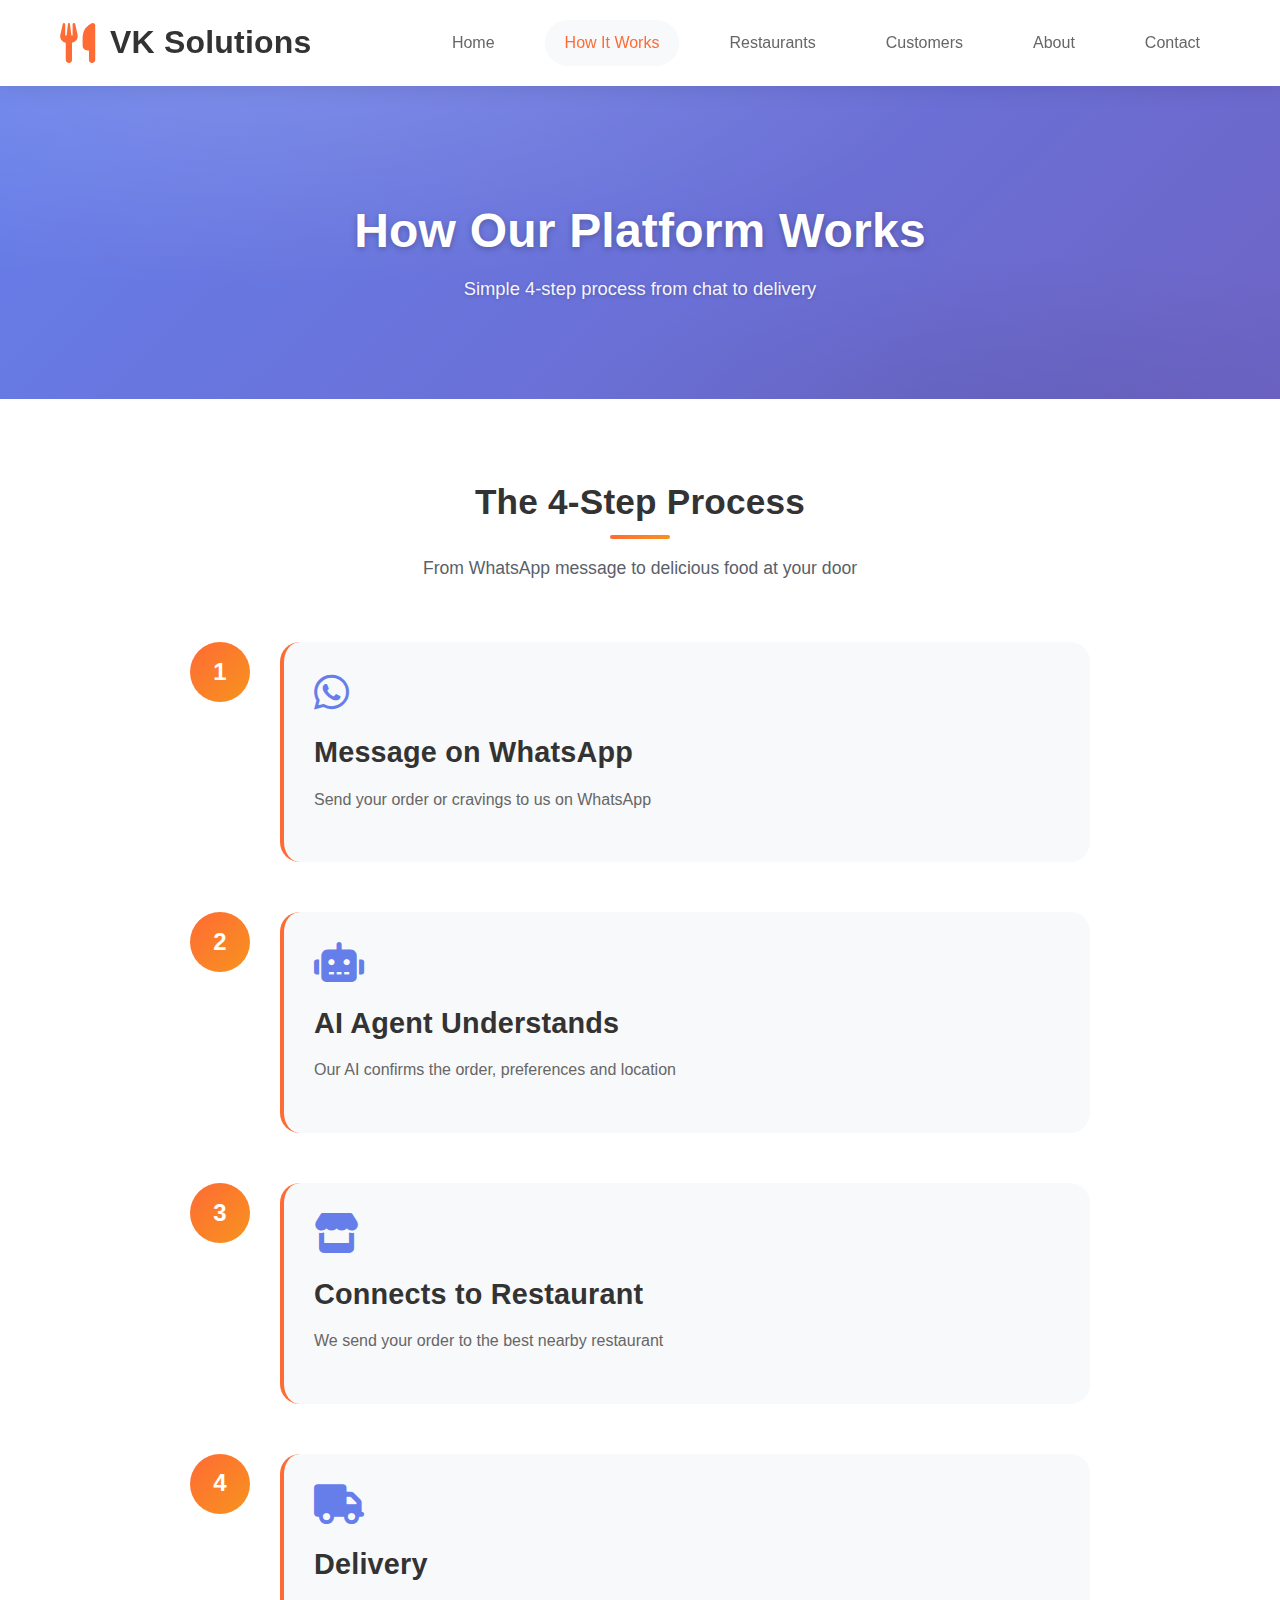
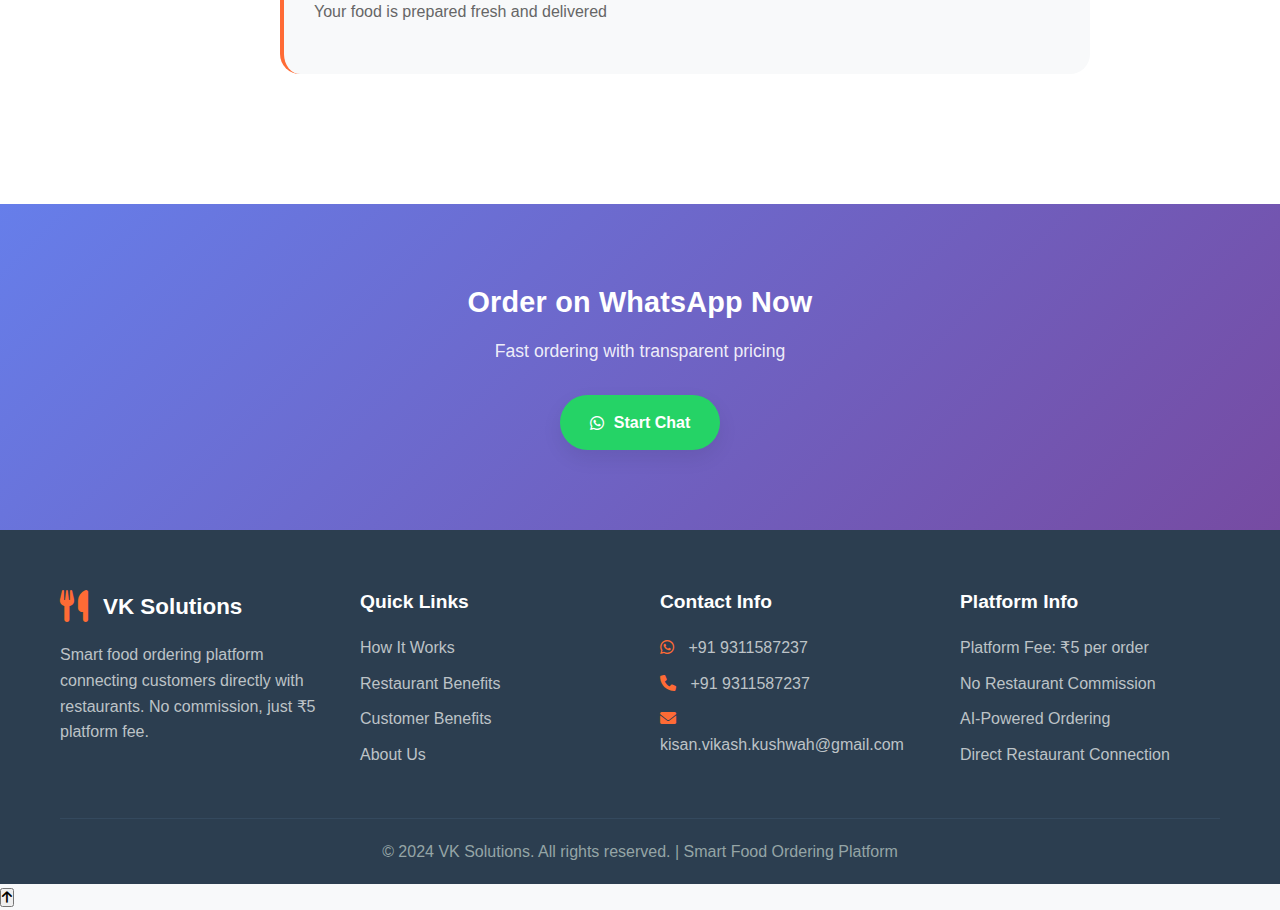
<file: how-it-works.html>
<!DOCTYPE html>
<html lang="en">
<head>
    <meta charset="UTF-8">
    <meta name="viewport" content="width=device-width, initial-scale=1.0">
    <title>How It Works - VK Solutions Food Ordering Platform</title>
    <meta name="description" content="See how VK Solutions works: WhatsApp ordering, AI agent processing, direct restaurant connection, and quick delivery.">
    <meta name="keywords" content="how it works, WhatsApp ordering, AI agent, food ordering process">
    <link rel="stylesheet" href="styles.css">
    <link rel="stylesheet" href="https://cdnjs.cloudflare.com/ajax/libs/font-awesome/6.0.0/css/all.min.css">
</head>
<body>
    <header class="header">
        <div class="container">
            <div class="header-content">
                <div class="logo">
                    <i class="fas fa-utensils"></i>
                    <h1>VK Solutions</h1>
                </div>
                <nav class="nav-menu">
                    <a href="index.html" class="nav-link">Home</a>
                    <a href="how-it-works.html" class="nav-link active">How It Works</a>
                    <a href="restaurant-benefits.html" class="nav-link">Restaurants</a>
                    <a href="customer-benefits.html" class="nav-link">Customers</a>
                    <a href="about.html" class="nav-link">About</a>
                    <a href="contact.html" class="nav-link">Contact</a>
                </nav>
            </div>
        </div>
    </header>

    <!-- Existing content remains -->
    <section class="page-header">
        <div class="container">
            <h1>How Our Platform Works</h1>
            <p>Simple 4-step process from chat to delivery</p>
        </div>
    </section>

    <section class="process-overview">
        <div class="container">
            <div class="section-header">
                <h2>The 4-Step Process</h2>
                <p>From WhatsApp message to delicious food at your door</p>
            </div>
            <div class="process-timeline">
                <div class="timeline-item">
                    <div class="timeline-number">1</div>
                    <div class="timeline-content">
                        <div class="timeline-icon"><i class="fab fa-whatsapp"></i></div>
                        <h3>Message on WhatsApp</h3>
                        <p>Send your order or cravings to us on WhatsApp</p>
                    </div>
                </div>
                <div class="timeline-item">
                    <div class="timeline-number">2</div>
                    <div class="timeline-content">
                        <div class="timeline-icon"><i class="fas fa-robot"></i></div>
                        <h3>AI Agent Understands</h3>
                        <p>Our AI confirms the order, preferences and location</p>
                    </div>
                </div>
                <div class="timeline-item">
                    <div class="timeline-number">3</div>
                    <div class="timeline-content">
                        <div class="timeline-icon"><i class="fas fa-store"></i></div>
                        <h3>Connects to Restaurant</h3>
                        <p>We send your order to the best nearby restaurant</p>
                    </div>
                </div>
                <div class="timeline-item">
                    <div class="timeline-number">4</div>
                    <div class="timeline-content">
                        <div class="timeline-icon"><i class="fas fa-truck"></i></div>
                        <h3>Delivery</h3>
                        <p>Your food is prepared fresh and delivered</p>
                    </div>
                </div>
            </div>
        </div>
    </section>

    <section class="cta-section">
        <div class="container">
            <div class="cta-content">
                <h3>Order on WhatsApp Now</h3>
                <p>Fast ordering with transparent pricing</p>
                <a href="https://wa.me/919311587237?text=Hi! I want to order food through VK Solutions." class="btn btn-whatsapp">
                    <i class="fab fa-whatsapp"></i>
                    Start Chat
                </a>
            </div>
        </div>
    </section>

    <footer class="footer">
        <div class="container">
            <div class="footer-content">
                <div class="footer-section">
                    <div class="footer-logo">
                        <i class="fas fa-utensils"></i>
                        <h4>VK Solutions</h4>
                    </div>
                    <p>Smart food ordering platform connecting customers directly with restaurants. No commission, just ₹5 platform fee.</p>
                </div>
                <div class="footer-section">
                    <h5>Quick Links</h5>
                    <ul>
                        <li><a href="how-it-works.html">How It Works</a></li>
                        <li><a href="restaurant-benefits.html">Restaurant Benefits</a></li>
                        <li><a href="customer-benefits.html">Customer Benefits</a></li>
                        <li><a href="about.html">About Us</a></li>
                    </ul>
                </div>
                <div class="footer-section">
                    <h5>Contact Info</h5>
                    <ul>
                        <li><i class="fab fa-whatsapp"></i> +91 9311587237</li>
                        <li><i class="fas fa-phone"></i> +91 9311587237</li>
                        <li><i class="fas fa-envelope"></i> kisan.vikash.kushwah@gmail.com</li>
                    </ul>
                </div>
                <div class="footer-section">
                    <h5>Platform Info</h5>
                    <ul>
                        <li>Platform Fee: ₹5 per order</li>
                        <li>No Restaurant Commission</li>
                        <li>AI-Powered Ordering</li>
                        <li>Direct Restaurant Connection</li>
                    </ul>
                </div>
            </div>
            <div class="footer-bottom">
                <p>&copy; 2024 VK Solutions. All rights reserved. | Smart Food Ordering Platform</p>
            </div>
        </div>
    </footer>

    <button class="scroll-to-top" id="scrollToTop">
        <i class="fas fa-arrow-up"></i>
    </button>

    <script src="script.js"></script>
</body>
</html>
</file>
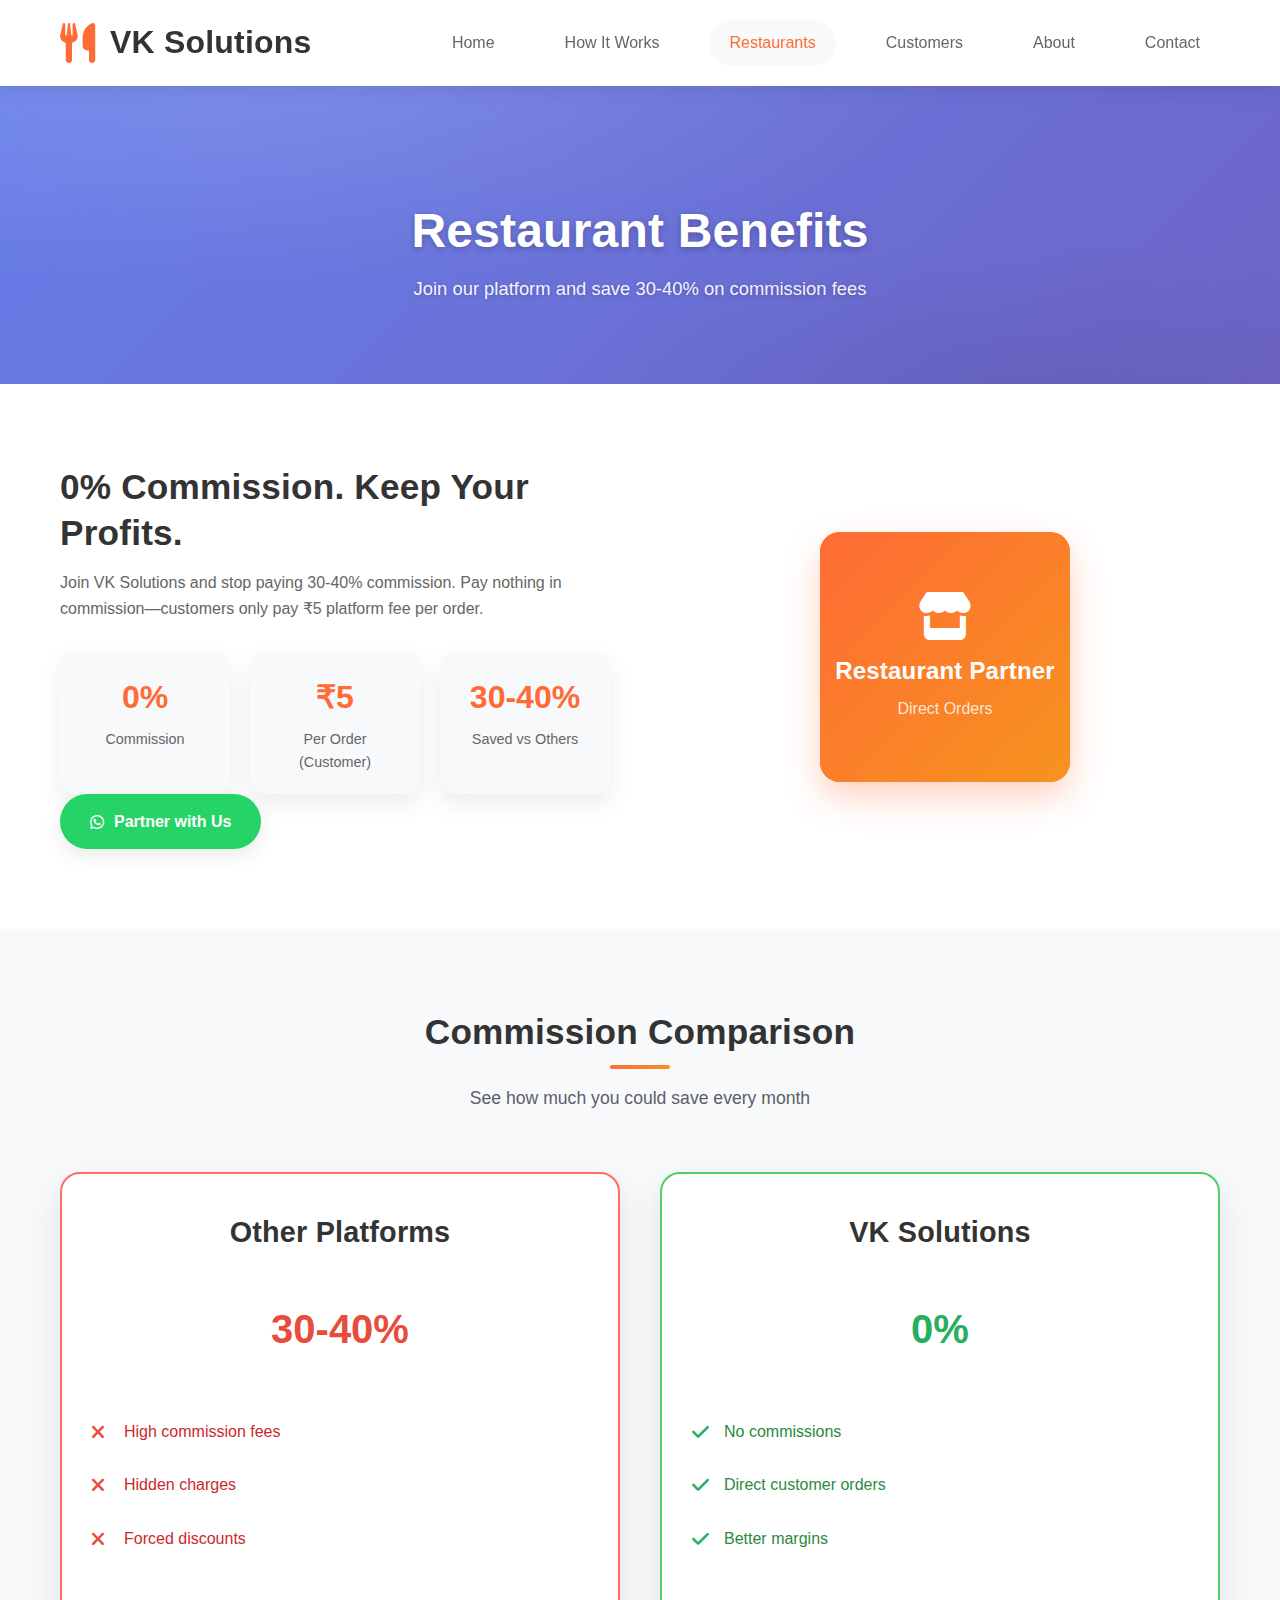
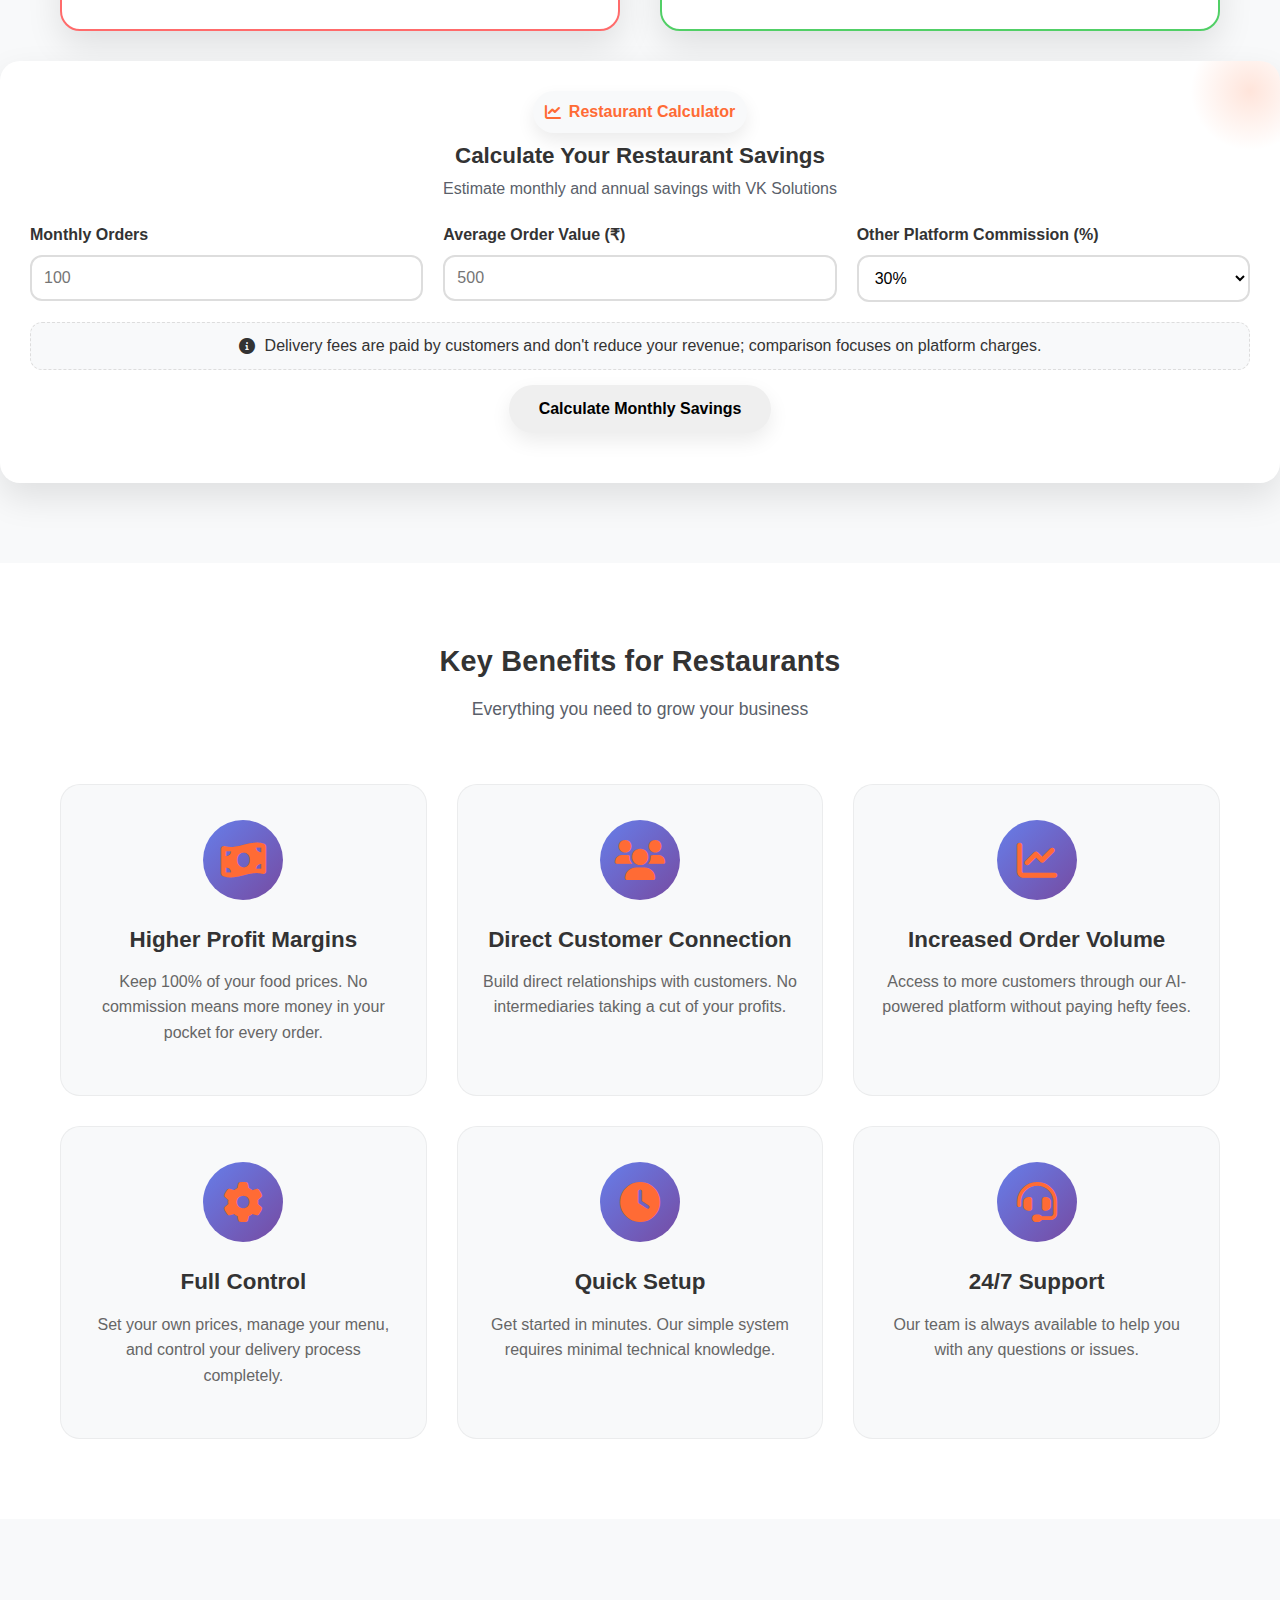
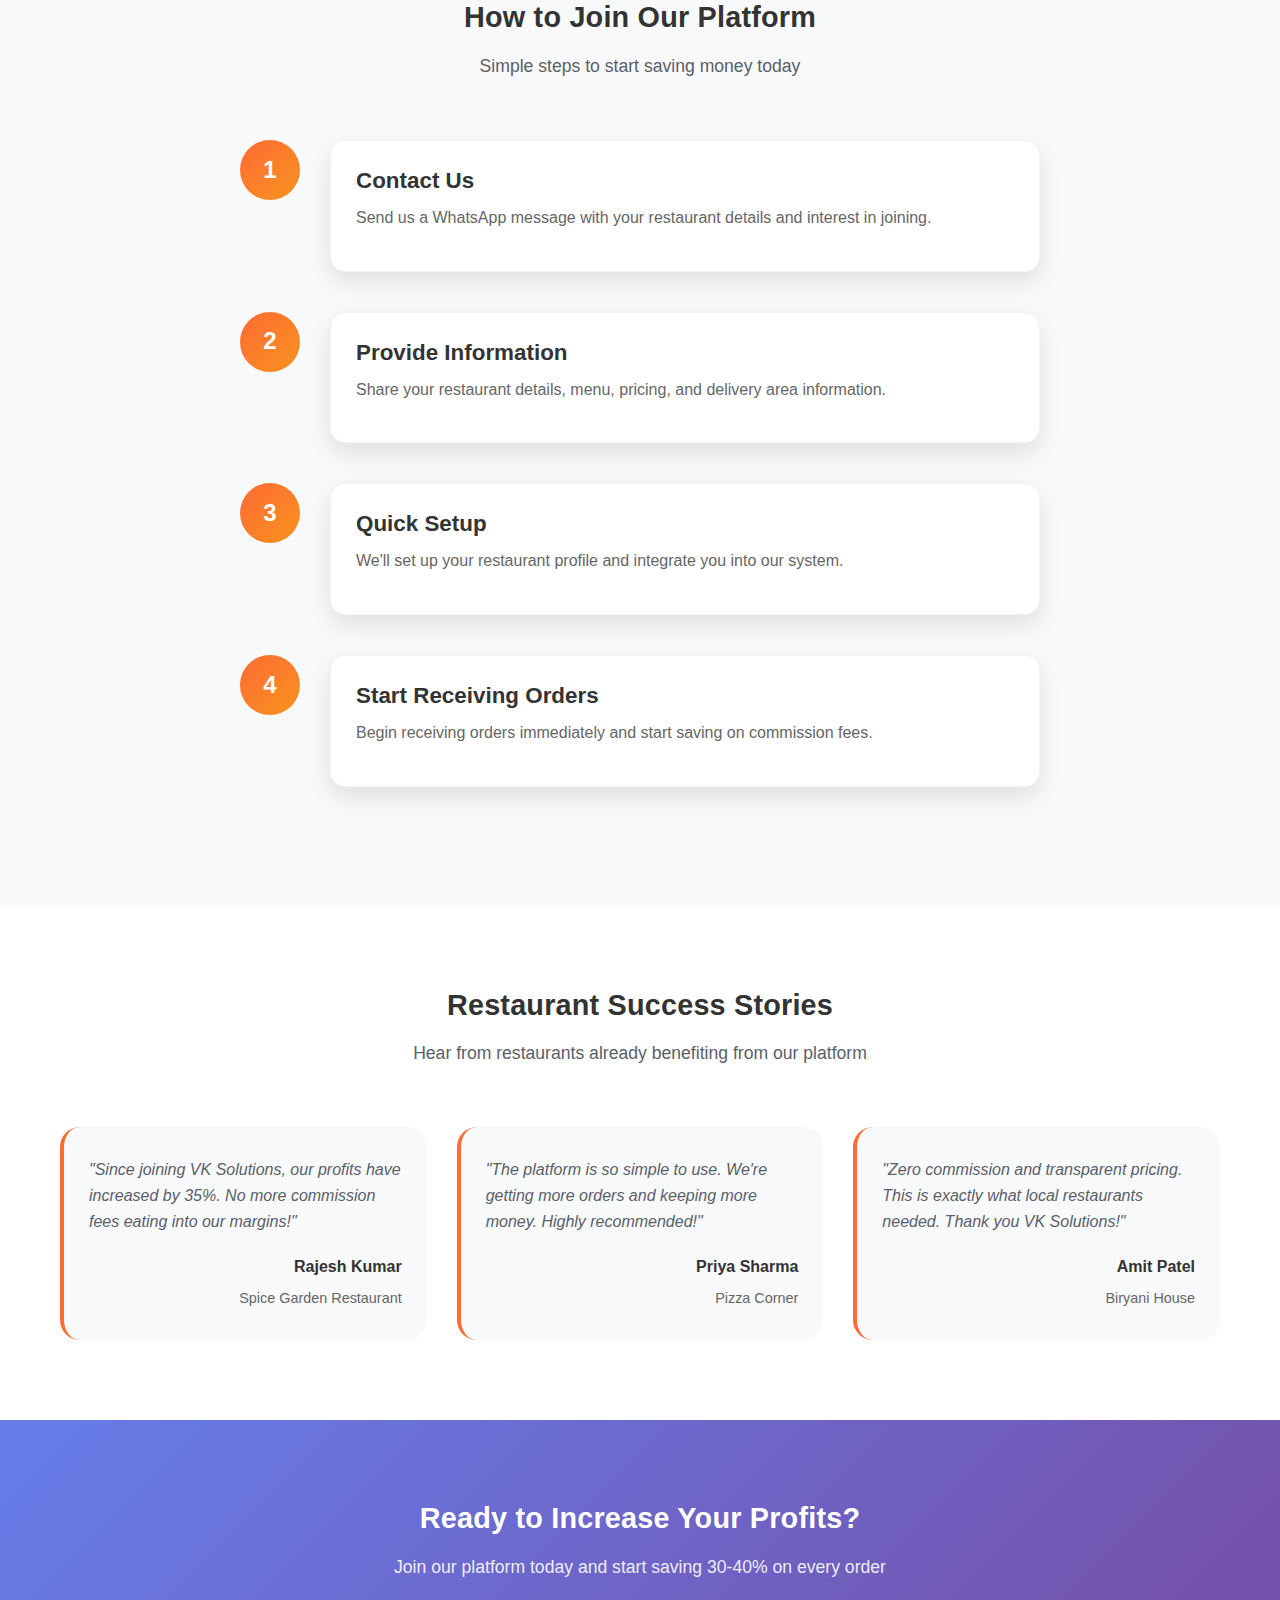
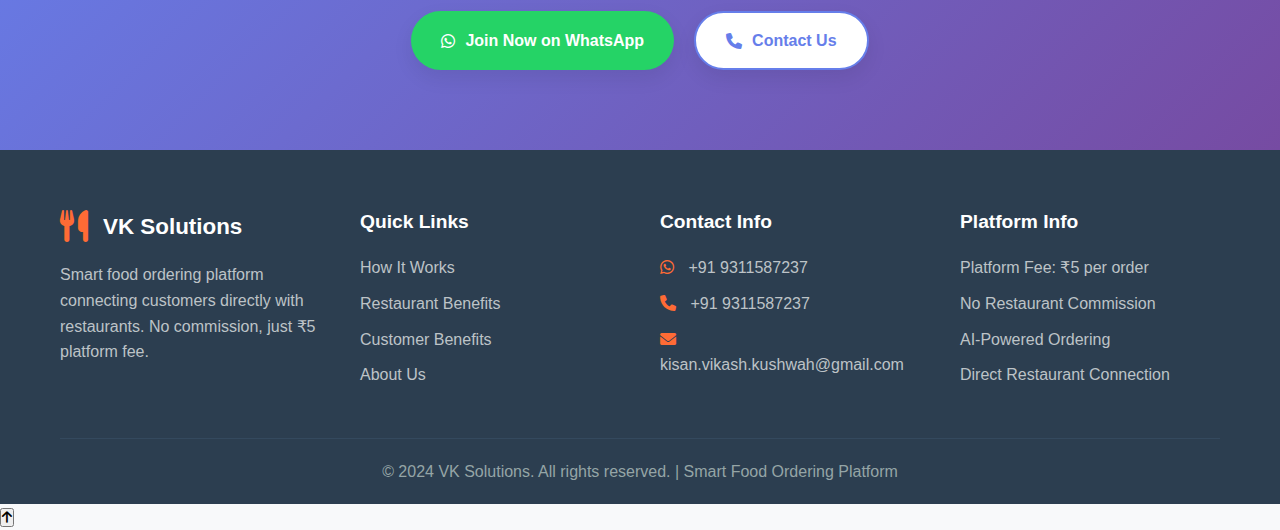
<file: restaurant-benefits.html>
<!DOCTYPE html>
<html lang="en">
<head>
    <meta charset="UTF-8">
    <meta name="viewport" content="width=device-width, initial-scale=1.0">
    <title>Restaurant Benefits - VK Solutions Food Ordering Platform</title>
    <meta name="description" content="0% commission, direct orders from customers, and better margins. See how restaurants benefit with VK Solutions.">
    <meta name="keywords" content="restaurant benefits, zero commission, food ordering platform, VK Solutions">
    <link rel="stylesheet" href="styles.css">
    <link rel="stylesheet" href="https://cdnjs.cloudflare.com/ajax/libs/font-awesome/6.0.0/css/all.min.css">
</head>
<body>
    <header class="header">
        <div class="container">
            <div class="header-content">
                <div class="logo">
                    <i class="fas fa-utensils"></i>
                    <h1>VK Solutions</h1>
                </div>
                <nav class="nav-menu">
                    <a href="index.html" class="nav-link">Home</a>
                    <a href="how-it-works.html" class="nav-link">How It Works</a>
                    <a href="restaurant-benefits.html" class="nav-link active">Restaurants</a>
                    <a href="customer-benefits.html" class="nav-link">Customers</a>
                    <a href="about.html" class="nav-link">About</a>
                    <a href="contact.html" class="nav-link">Contact</a>
                </nav>
            </div>
        </div>
    </header>

    <!-- Page Header -->
    <section class="page-header">
        <div class="container">
            <div class="page-header-content">
                <h2>Restaurant Benefits</h2>
                <p>Join our platform and save 30-40% on commission fees</p>
            </div>
        </div>
    </section>

    <!-- Hero Benefits Section -->
    <section class="hero-benefits">
        <div class="container">
            <div class="hero-benefits-content">
                <div class="hero-benefits-text">
                    <h2>0% Commission. Keep Your Profits.</h2>
                    <p>Join VK Solutions and stop paying 30-40% commission. Pay nothing in commission—customers only pay ₹5 platform fee per order.</p>
                    <div class="hero-benefits-stats">
                        <div class="stat-item">
                            <div class="stat-number">0%</div>
                            <div class="stat-label">Commission</div>
                        </div>
                        <div class="stat-item">
                            <div class="stat-number">₹5</div>
                            <div class="stat-label">Per Order (Customer)</div>
                        </div>
                        <div class="stat-item">
                            <div class="stat-number">30-40%</div>
                            <div class="stat-label">Saved vs Others</div>
                        </div>
                    </div>
                    <a href="https://wa.me/919311587237?text=Hi! I want to partner with VK Solutions for zero-commission orders." class="btn btn-whatsapp">
                        <i class="fab fa-whatsapp"></i>
                        Partner with Us
                    </a>
                </div>
                <div class="hero-benefits-image">
                    <div class="restaurant-mockup">
                        <div class="screen">
                            <i class="fas fa-store"></i>
                            <h3>Restaurant Partner</h3>
                            <p>Direct Orders</p>
                        </div>
                    </div>
                </div>
            </div>
        </div>
    </section>

    <!-- Commission Comparison and Calculator -->
    <section class="commission-comparison">
        <div class="container">
            <div class="section-header">
                <h2>Commission Comparison</h2>
                <p>See how much you could save every month</p>
            </div>
            <div class="comparison-grid">
                <div class="comparison-card other-platforms">
                    <h3>Other Platforms</h3>
                    <div class="commission-rate">30-40%</div>
                    <ul class="feature-list">
                        <li class="feature negative"><i class="fas fa-times"></i> High commission fees</li>
                        <li class="feature negative"><i class="fas fa-times"></i> Hidden charges</li>
                        <li class="feature negative"><i class="fas fa-times"></i> Forced discounts</li>
                    </ul>
                </div>
                <div class="comparison-card vk-platform">
                    <h3>VK Solutions</h3>
                    <div class="commission-rate">0%</div>
                    <ul class="feature-list">
                        <li class="feature positive"><i class="fas fa-check"></i> No commissions</li>
                        <li class="feature positive"><i class="fas fa-check"></i> Direct customer orders</li>
                        <li class="feature positive"><i class="fas fa-check"></i> Better margins</li>
                    </ul>
                </div>
            </div>
        </div>
    </section>

    <!-- Key Benefits -->
    <section class="key-benefits">
        <div class="container">
            <div class="section-header">
                <h3>Key Benefits for Restaurants</h3>
                <p>Everything you need to grow your business</p>
            </div>
            <div class="benefits-grid">
                <div class="benefit-card">
                    <div class="benefit-icon">
                        <i class="fas fa-money-bill-wave"></i>
                    </div>
                    <h4>Higher Profit Margins</h4>
                    <p>Keep 100% of your food prices. No commission means more money in your pocket for every order.</p>
                </div>
                <div class="benefit-card">
                    <div class="benefit-icon">
                        <i class="fas fa-users"></i>
                    </div>
                    <h4>Direct Customer Connection</h4>
                    <p>Build direct relationships with customers. No intermediaries taking a cut of your profits.</p>
                </div>
                <div class="benefit-card">
                    <div class="benefit-icon">
                        <i class="fas fa-chart-line"></i>
                    </div>
                    <h4>Increased Order Volume</h4>
                    <p>Access to more customers through our AI-powered platform without paying hefty fees.</p>
                </div>
                <div class="benefit-card">
                    <div class="benefit-icon">
                        <i class="fas fa-cog"></i>
                    </div>
                    <h4>Full Control</h4>
                    <p>Set your own prices, manage your menu, and control your delivery process completely.</p>
                </div>
                <div class="benefit-card">
                    <div class="benefit-icon">
                        <i class="fas fa-clock"></i>
                    </div>
                    <h4>Quick Setup</h4>
                    <p>Get started in minutes. Our simple system requires minimal technical knowledge.</p>
                </div>
                <div class="benefit-card">
                    <div class="benefit-icon">
                        <i class="fas fa-headset"></i>
                    </div>
                    <h4>24/7 Support</h4>
                    <p>Our team is always available to help you with any questions or issues.</p>
                </div>
            </div>
        </div>
    </section>

    <!-- How to Join -->
    <section class="how-to-join">
        <div class="container">
            <div class="section-header">
                <h3>How to Join Our Platform</h3>
                <p>Simple steps to start saving money today</p>
            </div>
            <div class="join-steps">
                <div class="join-step">
                    <div class="step-number">1</div>
                    <div class="step-content">
                        <h4>Contact Us</h4>
                        <p>Send us a WhatsApp message with your restaurant details and interest in joining.</p>
                    </div>
                </div>
                <div class="join-step">
                    <div class="step-number">2</div>
                    <div class="step-content">
                        <h4>Provide Information</h4>
                        <p>Share your restaurant details, menu, pricing, and delivery area information.</p>
                    </div>
                </div>
                <div class="join-step">
                    <div class="step-number">3</div>
                    <div class="step-content">
                        <h4>Quick Setup</h4>
                        <p>We'll set up your restaurant profile and integrate you into our system.</p>
                    </div>
                </div>
                <div class="join-step">
                    <div class="step-number">4</div>
                    <div class="step-content">
                        <h4>Start Receiving Orders</h4>
                        <p>Begin receiving orders immediately and start saving on commission fees.</p>
                    </div>
                </div>
            </div>
        </div>
    </section>

    <!-- Success Stories -->
    <section class="success-stories">
        <div class="container">
            <div class="section-header">
                <h3>Restaurant Success Stories</h3>
                <p>Hear from restaurants already benefiting from our platform</p>
            </div>
            <div class="stories-grid">
                <div class="story-card">
                    <div class="story-content">
                        <p>"Since joining VK Solutions, our profits have increased by 35%. No more commission fees eating into our margins!"</p>
                        <div class="story-author">
                            <strong>Rajesh Kumar</strong>
                            <span>Spice Garden Restaurant</span>
                        </div>
                    </div>
                </div>
                <div class="story-card">
                    <div class="story-content">
                        <p>"The platform is so simple to use. We're getting more orders and keeping more money. Highly recommended!"</p>
                        <div class="story-author">
                            <strong>Priya Sharma</strong>
                            <span>Pizza Corner</span>
                        </div>
                    </div>
                </div>
                <div class="story-card">
                    <div class="story-content">
                        <p>"Zero commission and transparent pricing. This is exactly what local restaurants needed. Thank you VK Solutions!"</p>
                        <div class="story-author">
                            <strong>Amit Patel</strong>
                            <span>Biryani House</span>
                        </div>
                    </div>
                </div>
            </div>
        </div>
    </section>

    <!-- CTA Section -->
    <section class="cta-section">
        <div class="container">
            <div class="cta-content">
                <h3>Ready to Increase Your Profits?</h3>
                <p>Join our platform today and start saving 30-40% on every order</p>
                <div class="cta-buttons">
                    <a href="https://wa.me/919311587237?text=Hi! I'm interested in joining your restaurant platform. Can you tell me more?" class="btn btn-whatsapp" target="_blank">
                        <i class="fab fa-whatsapp"></i>
                        Join Now on WhatsApp
                    </a>
                    <a href="contact.html" class="btn btn-secondary">
                        <i class="fas fa-phone"></i>
                        Contact Us
                    </a>
                </div>
            </div>
        </div>
    </section>

    <!-- Footer -->
    <footer class="footer">
        <div class="container">
            <div class="footer-content">
                <div class="footer-section">
                    <div class="footer-logo">
                        <i class="fas fa-utensils"></i>
                        <h4>VK Solutions</h4>
                    </div>
                    <p>Smart food ordering platform connecting customers directly with restaurants. No commission, just ₹5 platform fee.</p>
                </div>
                <div class="footer-section">
                    <h5>Quick Links</h5>
                    <ul>
                        <li><a href="how-it-works.html">How It Works</a></li>
                        <li><a href="restaurant-benefits.html">Restaurant Benefits</a></li>
                        <li><a href="customer-benefits.html">Customer Benefits</a></li>
                        <li><a href="about.html">About Us</a></li>
                    </ul>
                </div>
                <div class="footer-section">
                    <h5>Contact Info</h5>
                    <ul>
                        <li><i class="fab fa-whatsapp"></i> +91 9311587237</li>
                        <li><i class="fas fa-phone"></i> +91 9311587237</li>
                        <li><i class="fas fa-envelope"></i> kisan.vikash.kushwah@gmail.com</li>
                    </ul>
                </div>
                <div class="footer-section">
                    <h5>Platform Info</h5>
                    <ul>
                        <li>Platform Fee: ₹5 per order</li>
                        <li>No Restaurant Commission</li>
                        <li>AI-Powered Ordering</li>
                        <li>Direct Restaurant Connection</li>
                    </ul>
                </div>
            </div>
            <div class="footer-bottom">
                <p>&copy; 2024 VK Solutions. All rights reserved. | Smart Food Ordering Platform</p>
            </div>
        </div>
    </footer>

    <button class="scroll-to-top" id="scrollToTop">
        <i class="fas fa-arrow-up"></i>
    </button>

    <script src="script.js"></script>
</body>
</html>
</file>
<file: styles.css>
/* ===== RESET & BASE STYLES ===== */
* {
    margin: 0;
    padding: 0;
    box-sizing: border-box;
}

body {
    font-family: 'Segoe UI', Tahoma, Geneva, Verdana, sans-serif;
    line-height: 1.6;
    color: #333;
    background-color: #f8f9fa;
}

.container {
    max-width: 1200px;
    margin: 0 auto;
    padding: 0 20px;
}

/* ===== TYPOGRAPHY ===== */
h1, h2, h3, h4, h5, h6 {
    font-weight: 600;
    line-height: 1.3;
    margin-bottom: 15px;
}

h1 { font-size: 2.5rem; }
h2 { font-size: 2.2rem; }
h3 { font-size: 1.8rem; }
h4 { font-size: 1.4rem; }
h5 { font-size: 1.2rem; }
h6 { font-size: 1rem; }

p {
    margin-bottom: 15px;
    color: #666;
}

.highlight {
    color: #ff6b35;
    font-weight: 700;
}

/* ===== BUTTONS ===== */
.btn {
    display: inline-flex;
    align-items: center;
    gap: 10px;
    padding: 15px 30px;
    border-radius: 50px;
    text-decoration: none;
    font-weight: 600;
    font-size: 1rem;
    transition: all 0.3s ease;
    border: none;
    cursor: pointer;
    text-align: center;
}

.btn-whatsapp {
    background: #25d366;
    color: white;
}

.btn-whatsapp:hover {
    background: #128c7e;
    transform: translateY(-2px);
    box-shadow: 0 10px 25px rgba(37, 211, 102, 0.4);
}

.btn-secondary {
    background: white;
    color: #667eea;
    border: 2px solid #667eea;
}

.btn-secondary:hover {
    background: #667eea;
    color: white;
    transform: translateY(-2px);
}

.btn-outline {
    background: transparent;
    color: #667eea;
    border: 2px solid #667eea;
}

.btn-outline:hover {
    background: #667eea;
    color: white;
    transform: translateY(-2px);
}

/* ===== HEADER ===== */
.header {
    background: white;
    box-shadow: 0 2px 20px rgba(0,0,0,0.1);
    position: fixed;
    top: 0;
    left: 0;
    right: 0;
    z-index: 1000;
}

.header-content {
    display: flex;
    justify-content: space-between;
    align-items: center;
    padding: 20px 0;
}

.logo {
    display: flex;
    align-items: center;
    gap: 15px;
}

.logo i {
    font-size: 2.5rem;
    color: #ff6b35;
}

.logo h1 {
    font-size: 2rem;
    color: #333;
    margin: 0;
}

.nav-menu {
    display: flex;
    gap: 30px;
    list-style: none;
}

.nav-link {
    color: #666;
    text-decoration: none;
    font-weight: 500;
    padding: 10px 20px;
    border-radius: 25px;
    transition: all 0.3s ease;
}

.nav-link:hover,
.nav-link.active {
    color: #ff6b35;
    background: #f8f9fa;
}

/* ===== HERO SECTION ===== */
.hero {
    background: linear-gradient(135deg, #667eea 0%, #764ba2 100%);
    color: white;
    padding: 120px 0 80px;
    margin-top: 80px;
}

.hero-content {
    display: grid;
    grid-template-columns: 1fr 1fr;
    gap: 60px;
    align-items: center;
}

.hero-text h2 {
    font-size: 3rem;
    margin-bottom: 20px;
    color: white;
}

.hero-text p {
    font-size: 1.2rem;
    margin-bottom: 30px;
    color: rgba(255,255,255,0.9);
}

.hero-buttons {
    display: flex;
    gap: 20px;
    flex-wrap: wrap;
    margin-bottom: 30px;
}

.hero-features {
    display: flex;
    flex-direction: column;
    gap: 15px;
}

.feature-tag {
    display: flex;
    align-items: center;
    gap: 10px;
    color: rgba(255,255,255,0.9);
    font-size: 0.95rem;
}

.feature-tag i {
    color: #25d366;
}

.hero-image {
    text-align: center;
}

.phone-mockup {
    width: 280px;
    height: 500px;
    background: #333;
    border-radius: 30px;
    padding: 20px;
    margin: 0 auto;
    box-shadow: 0 20px 40px rgba(0,0,0,0.3);
}

.screen {
    width: 100%;
    height: 100%;
    background: linear-gradient(135deg, #ff6b35 0%, #f7931e 100%);
    border-radius: 20px;
    display: flex;
    flex-direction: column;
    align-items: center;
    justify-content: center;
    color: white;
    text-align: center;
}

.screen i {
    font-size: 4rem;
    margin-bottom: 20px;
}

.screen h3 {
    font-size: 1.5rem;
    margin-bottom: 10px;
}

.screen p {
    font-size: 1rem;
    opacity: 0.9;
}

/* ===== SECTION HEADERS ===== */
.section-header {
    text-align: center;
    margin-bottom: 60px;
}

.section-header h3 {
    color: #333;
    margin-bottom: 15px;
}

.section-header p {
    font-size: 1.1rem;
    color: #666;
    max-width: 600px;
    margin: 0 auto;
}

/* ===== HOW IT WORKS ===== */
.how-it-works {
    padding: 80px 0;
    background: white;
}

.steps-grid {
    display: grid;
    grid-template-columns: repeat(auto-fit, minmax(250px, 1fr));
    gap: 30px;
}

.step-item {
    text-align: center;
    padding: 30px 20px;
    background: #f8f9fa;
    border-radius: 20px;
    transition: transform 0.3s ease;
}

.step-item:hover {
    transform: translateY(-5px);
    background: white;
    box-shadow: 0 15px 35px rgba(0,0,0,0.1);
}

.step-number {
    width: 60px;
    height: 60px;
    background: linear-gradient(135deg, #ff6b35 0%, #f7931e 100%);
    color: white;
    border-radius: 50%;
    display: flex;
    align-items: center;
    justify-content: center;
    font-size: 1.5rem;
    font-weight: bold;
    margin: 0 auto 20px;
}

.step-icon {
    margin-bottom: 20px;
}

.step-icon i {
    font-size: 2.5rem;
    color: #667eea;
}

.step-item h4 {
    color: #333;
    margin-bottom: 15px;
}

.step-item p {
    color: #666;
    line-height: 1.6;
}

/* ===== PRICING SECTION ===== */
.pricing {
    padding: 80px 0;
    background: #f8f9fa;
}

.pricing-card {
    background: white;
    max-width: 500px;
    margin: 0 auto;
    padding: 40px;
    border-radius: 20px;
    box-shadow: 0 15px 35px rgba(0,0,0,0.1);
    text-align: center;
}

.pricing-header h4 {
    color: #333;
    margin-bottom: 20px;
}

.price {
    font-size: 4rem;
    font-weight: 700;
    color: #ff6b35;
    margin-bottom: 10px;
}

.pricing-header p {
    color: #666;
    font-size: 1.1rem;
}

.pricing-features {
    margin: 30px 0;
}

.feature {
    display: flex;
    align-items: center;
    gap: 15px;
    margin-bottom: 15px;
    text-align: left;
}

.feature i {
    color: #25d366;
    font-size: 1.2rem;
}

.pricing-note {
    background: #f8f9fa;
    padding: 20px;
    border-radius: 15px;
    margin-top: 30px;
}

.pricing-note p {
    color: #666;
    font-size: 0.95rem;
    margin: 0;
}

/* ===== BENEFITS SECTION ===== */
.benefits {
    padding: 80px 0;
    background: white;
}

.benefits-grid {
    display: grid;
    grid-template-columns: repeat(auto-fit, minmax(400px, 1fr));
    gap: 40px;
}

.benefit-card {
    background: #f8f9fa;
    padding: 40px 30px;
    border-radius: 20px;
    text-align: center;
    transition: transform 0.3s ease;
}

.benefit-card:hover {
    transform: translateY(-5px);
    box-shadow: 0 15px 35px rgba(0,0,0,0.1);
}

.benefit-icon {
    margin-bottom: 25px;
}

.benefit-icon i {
    font-size: 3rem;
    color: #ff6b35;
}

.benefit-card h4 {
    color: #333;
    margin-bottom: 20px;
}

.benefit-card ul {
    list-style: none;
    text-align: left;
    margin-bottom: 25px;
}

.benefit-card li {
    color: #666;
    padding: 8px 0;
    position: relative;
    padding-left: 25px;
}

.benefit-card li:before {
    content: "✓";
    color: #25d366;
    font-weight: bold;
    position: absolute;
    left: 0;
}

/* ===== COMING SOON SECTION ===== */
.coming-soon {
    padding: 80px 0;
    background: linear-gradient(135deg, #ff6b35 0%, #f7931e 100%);
    color: white;
    text-align: center;
}

.coming-soon-content h3 {
    color: white;
    margin-bottom: 20px;
}

.coming-soon-content p {
    color: rgba(255,255,255,0.9);
    font-size: 1.1rem;
    max-width: 600px;
    margin: 0 auto 30px;
}

.coming-soon-icon {
    margin-bottom: 30px;
}

.coming-soon-icon i {
    font-size: 4rem;
    color: rgba(255,255,255,0.3);
}

.coming-soon-features {
    display: flex;
    justify-content: center;
    gap: 30px;
    flex-wrap: wrap;
}

.coming-soon-features .feature {
    display: flex;
    flex-direction: column;
    align-items: center;
    gap: 10px;
}

.coming-soon-features .feature i {
    font-size: 1.5rem;
    color: rgba(255,255,255,0.7);
}

.coming-soon-features .feature span {
    font-size: 0.9rem;
    color: rgba(255,255,255,0.8);
}

/* ===== CTA SECTION ===== */
.cta-section {
    padding: 80px 0;
    background: linear-gradient(135deg, #667eea 0%, #764ba2 100%);
    color: white;
    text-align: center;
}

.cta-content h3 {
    color: white;
    margin-bottom: 15px;
}

.cta-content p {
    color: rgba(255,255,255,0.9);
    font-size: 1.1rem;
    margin-bottom: 30px;
}

.cta-buttons {
    display: flex;
    gap: 20px;
    justify-content: center;
    flex-wrap: wrap;
}

/* ===== FOOTER ===== */
.footer {
    background: #2c3e50;
    color: white;
    padding: 60px 0 20px;
}

.footer-content {
    display: grid;
    grid-template-columns: repeat(auto-fit, minmax(250px, 1fr));
    gap: 40px;
    margin-bottom: 40px;
}

.footer-section h5 {
    color: white;
    margin-bottom: 20px;
    font-size: 1.2rem;
}

.footer-section p {
    color: #bdc3c7;
    line-height: 1.6;
}

.footer-section ul {
    list-style: none;
}

.footer-section ul li {
    margin-bottom: 10px;
    color: #bdc3c7;
}

.footer-section ul li a {
    color: #bdc3c7;
    text-decoration: none;
    transition: color 0.3s ease;
}

.footer-section ul li a:hover {
    color: #ff6b35;
}

.footer-section ul li i {
    margin-right: 10px;
    color: #ff6b35;
}

.footer-logo {
    display: flex;
    align-items: center;
    gap: 15px;
    margin-bottom: 20px;
}

.footer-logo i {
    font-size: 2rem;
    color: #ff6b35;
}

.footer-logo h4 {
    color: white;
    margin: 0;
}

.footer-bottom {
    border-top: 1px solid #34495e;
    padding-top: 20px;
    text-align: center;
}

.footer-bottom p {
    color: #95a5a6;
    margin: 0;
}

/* ===== PAGE HEADER ===== */
.page-header {
    background: linear-gradient(135deg, #667eea 0%, #764ba2 100%);
    color: white;
    padding: 120px 0 80px;
    margin-top: 80px;
    text-align: center;
}

.page-header-content h2 {
    font-size: 3rem;
    margin-bottom: 20px;
    color: white;
}

.page-header-content p {
    font-size: 1.2rem;
    color: rgba(255,255,255,0.9);
    max-width: 600px;
    margin: 0 auto;
}

/* Page header readability enhancements */
.page-header {
    padding: 120px 0 80px;
}

.page-header .container {
    text-align: center;
}

.page-header h1,
.page-header h2 {
    color: #ffffff;
    font-weight: 700;
    text-shadow: 0 2px 6px rgba(0,0,0,0.25);
    margin-bottom: 12px;
}

.page-header p {
    color: rgba(255,255,255,0.95);
    font-size: 1.1rem;
    text-shadow: 0 1px 4px rgba(0,0,0,0.2);
}

@media (max-width: 768px) {
    .page-header h1,
    .page-header h2 {
        font-size: 2rem;
    }
    .page-header p {
        font-size: 1rem;
    }
}

/* ===== PROCESS OVERVIEW ===== */
.process-overview {
    padding: 80px 0;
    background: white;
}

.process-timeline {
    max-width: 900px;
    margin: 0 auto;
}

.timeline-item {
    display: flex;
    gap: 30px;
    margin-bottom: 50px;
    align-items: flex-start;
}

.timeline-number {
    width: 60px;
    height: 60px;
    background: linear-gradient(135deg, #ff6b35 0%, #f7931e 100%);
    color: white;
    border-radius: 50%;
    display: flex;
    align-items: center;
    justify-content: center;
    font-size: 1.5rem;
    font-weight: bold;
    flex-shrink: 0;
}

.timeline-content {
    flex: 1;
    background: #f8f9fa;
    padding: 30px;
    border-radius: 20px;
    border-left: 4px solid #ff6b35;
}

.timeline-icon {
    margin-bottom: 20px;
}

.timeline-icon i {
    font-size: 2.5rem;
    color: #667eea;
}

.timeline-content h4 {
    color: #333;
    margin-bottom: 15px;
}

.timeline-content p {
    color: #666;
    line-height: 1.6;
    margin-bottom: 20px;
}

.timeline-details h5 {
    color: #333;
    margin-bottom: 10px;
    font-size: 1rem;
}

.timeline-details ul {
    list-style: none;
    margin-left: 0;
}

.timeline-details li {
    color: #666;
    padding: 5px 0;
    position: relative;
    padding-left: 20px;
}

.timeline-details li:before {
    content: "•";
    color: #ff6b35;
    font-weight: bold;
    position: absolute;
    left: 0;
}

/* ===== AI TECHNOLOGY ===== */
.ai-technology {
    padding: 80px 0;
    background: #f8f9fa;
}

.ai-features-grid {
    display: grid;
    grid-template-columns: repeat(auto-fit, minmax(250px, 1fr));
    gap: 30px;
}

.ai-feature {
    background: white;
    padding: 30px 25px;
    border-radius: 20px;
    text-align: center;
    box-shadow: 0 10px 30px rgba(0,0,0,0.1);
    transition: transform 0.3s ease;
}

.ai-feature:hover {
    transform: translateY(-5px);
    box-shadow: 0 15px 35px rgba(0,0,0,0.15);
}

.ai-icon {
    margin-bottom: 20px;
}

.ai-icon i {
    font-size: 2.5rem;
    color: #ff6b35;
}

.ai-feature h4 {
    color: #333;
    margin-bottom: 15px;
}

.ai-feature p {
    color: #666;
    line-height: 1.6;
}

/* ===== ORDER EXAMPLE ===== */
.order-example {
    padding: 80px 0;
    background: white;
}

.example-container {
    max-width: 800px;
    margin: 0 auto;
}

.example-step {
    margin-bottom: 30px;
}

.step-label {
    font-weight: 600;
    color: #333;
    margin-bottom: 10px;
    font-size: 0.9rem;
    text-transform: uppercase;
    letter-spacing: 1px;
}

.message {
    padding: 20px;
    border-radius: 15px;
    margin-bottom: 15px;
}

.message.customer {
    background: #e3f2fd;
    border-left: 4px solid #2196f3;
    margin-left: 20px;
}

.message.ai {
    background: #f3e5f5;
    border-left: 4px solid #9c27b0;
    margin-right: 20px;
}

.message p {
    margin-bottom: 10px;
}

.message ul {
    margin: 15px 0;
    padding-left: 20px;
}

.message li {
    margin-bottom: 5px;
}

/* ===== BENEFITS SUMMARY ===== */
.benefits-summary {
    padding: 80px 0;
    background: #f8f9fa;
}

.benefits-list {
    display: grid;
    grid-template-columns: repeat(auto-fit, minmax(250px, 1fr));
    gap: 30px;
}

.benefit-item {
    background: white;
    padding: 30px 25px;
    border-radius: 20px;
    text-align: center;
    box-shadow: 0 10px 30px rgba(0,0,0,0.1);
    transition: transform 0.3s ease;
}

.benefit-item:hover {
    transform: translateY(-5px);
    box-shadow: 0 15px 35px rgba(0,0,0,0.15);
}

.benefit-item i {
    font-size: 2.5rem;
    color: #ff6b35;
    margin-bottom: 20px;
}

.benefit-item h4 {
    color: #333;
    margin-bottom: 15px;
}

.benefit-item p {
    color: #666;
    line-height: 1.6;
}

/* ===== RESPONSIVE DESIGN ===== */
@media (max-width: 768px) {
    .container {
        padding: 0 15px;
    }
    
    .header-content {
        flex-direction: column;
        gap: 20px;
    }
    
    .nav-menu {
        gap: 15px;
        flex-wrap: wrap;
        justify-content: center;
    }
    
    .hero {
        padding: 100px 0 60px;
        margin-top: 120px;
    }
    
    .hero-content {
        grid-template-columns: 1fr;
        gap: 40px;
        text-align: center;
    }
    
    .hero-text h2 {
        font-size: 2.5rem;
    }
    
    .hero-buttons {
        justify-content: center;
    }
    
    .phone-mockup {
        width: 240px;
        height: 400px;
    }
    
    .steps-grid {
        grid-template-columns: 1fr;
        gap: 20px;
    }
    
    .benefits-grid {
        grid-template-columns: 1fr;
        gap: 30px;
    }
    
    .cta-buttons {
        flex-direction: column;
        align-items: center;
    }
    
    .footer-content {
        grid-template-columns: 1fr;
        gap: 30px;
        text-align: center;
    }
    
    .coming-soon-features {
        flex-direction: column;
        gap: 20px;
    }
    
    .timeline-item {
        flex-direction: column;
        gap: 20px;
        text-align: center;
    }
    
    .timeline-content {
        border-left: none;
        border-top: 4px solid #ff6b35;
    }
    
    .ai-features-grid,
    .benefits-list {
        grid-template-columns: 1fr;
        gap: 20px;
    }
    
    .message.customer,
    .message.ai {
        margin-left: 0;
        margin-right: 0;
    }
    
    .hero-benefits-content {
        grid-template-columns: 1fr;
        gap: 40px;
        text-align: center;
    }
    
    .hero-benefits-stats {
        grid-template-columns: 1fr;
        gap: 15px;
    }
    
    .comparison-grid {
        grid-template-columns: 1fr;
        gap: 30px;
    }
    
    .join-step {
        flex-direction: column;
        gap: 20px;
        text-align: center;
    }
    
    .join-step .step-content {
        border-left: 4px solid #ff6b35;
    }
}

/* ===== HERO BENEFITS ===== */
.hero-benefits {
    padding: 80px 0;
    background: white;
}

.hero-benefits-content {
    display: grid;
    grid-template-columns: 1fr 1fr;
    gap: 60px;
    align-items: center;
}

.hero-benefits-text h3 {
    color: #333;
    margin-bottom: 20px;
}

.hero-benefits-text p {
    color: #666;
    line-height: 1.6;
    margin-bottom: 30px;
}

.hero-benefits-stats {
    display: grid;
    grid-template-columns: repeat(3, 1fr);
    gap: 20px;
}

.stat-item {
    text-align: center;
    padding: 20px;
    background: #f8f9fa;
    border-radius: 15px;
}

.stat-number {
    font-size: 2rem;
    font-weight: 700;
    color: #ff6b35;
    margin-bottom: 5px;
}

.stat-label {
    color: #666;
    font-size: 0.9rem;
}

.hero-benefits-image {
    text-align: center;
}

.restaurant-mockup {
    width: 250px;
    height: 250px;
    background: linear-gradient(135deg, #ff6b35 0%, #f7931e 100%);
    border-radius: 20px;
    display: flex;
    flex-direction: column;
    align-items: center;
    justify-content: center;
    color: white;
    margin: 0 auto;
    box-shadow: 0 15px 35px rgba(255, 107, 53, 0.3);
}

.restaurant-mockup i {
    font-size: 3rem;
    margin-bottom: 15px;
}

.restaurant-mockup h4 {
    margin-bottom: 10px;
    color: white;
}

.restaurant-mockup p {
    color: rgba(255,255,255,0.9);
    margin: 0;
}

/* ===== COMMISSION COMPARISON ===== */
.commission-comparison {
    padding: 80px 0;
    background: #f8f9fa;
}

.comparison-grid {
    display: grid;
    grid-template-columns: repeat(auto-fit, minmax(400px, 1fr));
    gap: 40px;
}

.comparison-card {
    background: white;
    padding: 40px 30px;
    border-radius: 20px;
    box-shadow: 0 15px 35px rgba(0,0,0,0.1);
    transition: transform 0.3s ease;
}

.comparison-card:hover {
    transform: translateY(-5px);
    box-shadow: 0 20px 40px rgba(0,0,0,0.15);
}

.comparison-header {
    text-align: center;
    margin-bottom: 30px;
    padding-bottom: 20px;
    border-bottom: 2px solid #f0f0f0;
}

.comparison-header h4 {
    color: #333;
    margin-bottom: 15px;
}

.commission-rate {
    font-size: 2.5rem;
    font-weight: 700;
}

.other-platforms .commission-rate {
    color: #e74c3c;
}

.vk-platform .commission-rate {
    color: #27ae60;
}

.comparison-features {
    margin-bottom: 30px;
}

.feature {
    display: flex;
    align-items: center;
    gap: 15px;
    margin-bottom: 15px;
}

.feature.positive i {
    color: #27ae60;
}

.feature.negative i {
    color: #e74c3c;
}

.feature i {
    font-size: 1.2rem;
}

.example-calculation {
    background: #f8f9fa;
    padding: 20px;
    border-radius: 15px;
    text-align: center;
}

.example-calculation h5 {
    color: #333;
    margin-bottom: 15px;
}

.example-calculation p {
    color: #666;
    margin-bottom: 5px;
}

/* ===== KEY BENEFITS ===== */
.key-benefits {
    padding: 80px 0;
    background: white;
}

.benefits-grid {
    display: grid;
    grid-template-columns: repeat(auto-fit, minmax(300px, 1fr));
    gap: 30px;
}

.benefit-card {
    background: #f8f9fa;
    padding: 30px 25px;
    border-radius: 20px;
    text-align: center;
    transition: transform 0.3s ease;
}

.benefit-card:hover {
    transform: translateY(-5px);
    box-shadow: 0 15px 35px rgba(0,0,0,0.1);
}

.benefit-icon {
    margin-bottom: 20px;
}

.benefit-icon i {
    font-size: 2.5rem;
    color: #ff6b35;
}

.benefit-card h4 {
    color: #333;
    margin-bottom: 15px;
}

.benefit-card p {
    color: #666;
    line-height: 1.6;
}

/* ===== HOW TO JOIN ===== */
.how-to-join {
    padding: 80px 0;
    background: #f8f9fa;
}

.join-steps {
    max-width: 800px;
    margin: 0 auto;
}

.join-step {
    display: flex;
    gap: 30px;
    margin-bottom: 40px;
    align-items: flex-start;
}

.join-step .step-number {
    width: 60px;
    height: 60px;
    background: linear-gradient(135deg, #ff6b35 0%, #f7931e 100%);
    color: white;
    border-radius: 50%;
    display: flex;
    align-items: center;
    justify-content: center;
    font-size: 1.5rem;
    font-weight: bold;
    flex-shrink: 0;
}

.join-step .step-content {
    flex: 1;
    background: white;
    padding: 25px;
    border-radius: 15px;
    box-shadow: 0 10px 25px rgba(0,0,0,0.1);
}

.join-step h4 {
    color: #333;
    margin-bottom: 10px;
}

.join-step p {
    color: #666;
    line-height: 1.6;
}

/* ===== SUCCESS STORIES ===== */
.success-stories {
    padding: 80px 0;
    background: white;
}

.stories-grid {
    display: grid;
    grid-template-columns: repeat(auto-fit, minmax(300px, 1fr));
    gap: 30px;
}

.story-card {
    background: #f8f9fa;
    padding: 30px 25px;
    border-radius: 20px;
    border-left: 4px solid #ff6b35;
}

.story-content p {
    color: #666;
    line-height: 1.6;
    margin-bottom: 20px;
    font-style: italic;
}

.story-author {
    text-align: right;
}

.story-author strong {
    color: #333;
    display: block;
    margin-bottom: 5px;
}

.story-author span {
    color: #666;
    font-size: 0.9rem;
}

@media (max-width: 480px) {
    .hero-text h2 {
        font-size: 2rem;
    }
    
    .hero-text p {
        font-size: 1rem;
    }
    
    .btn {
        padding: 12px 25px;
        font-size: 0.9rem;
    }
    
    .phone-mockup {
        width: 200px;
        height: 320px;
    }
    
    .pricing-card {
        padding: 30px 20px;
    }
    
    .price {
        font-size: 3rem;
    }
}

/* ===== CUSTOMER BENEFITS PAGE STYLES ===== */

/* Customer Hero Section */
.customer-hero {
    background: linear-gradient(135deg, #667eea 0%, #764ba2 100%);
    color: white;
}

.customer-hero .hero-benefits-text h2 {
    color: white;
    margin-bottom: 20px;
}

.customer-hero .hero-benefits-text p {
    color: rgba(255, 255, 255, 0.9);
    font-size: 1.1rem;
    margin-bottom: 30px;
}

.customer-mockup {
    display: flex;
    justify-content: center;
    align-items: center;
}

.phone-screen {
    background: white;
    border-radius: 20px;
    padding: 20px;
    box-shadow: 0 20px 40px rgba(0,0,0,0.2);
    width: 280px;
    color: #333;
}

.app-header {
    text-align: center;
    margin-bottom: 20px;
    padding-bottom: 15px;
    border-bottom: 2px solid #f0f0f0;
}

.app-header h3 {
    color: #667eea;
    margin-bottom: 5px;
}

.app-header span {
    color: #666;
    font-size: 0.9rem;
}

.order-summary h4 {
    color: #333;
    margin-bottom: 15px;
    text-align: center;
}

.order-item {
    display: flex;
    justify-content: space-between;
    margin-bottom: 8px;
    padding: 5px 0;
}

.order-item.total {
    border-top: 1px solid #f0f0f0;
    border-bottom: 1px solid #f0f0f0;
    padding: 10px 0;
    font-weight: 600;
    color: #333;
}

.platform-fee {
    display: flex;
    justify-content: space-between;
    margin-bottom: 8px;
    padding: 5px 0;
    background: #f8f9fa;
    padding: 8px;
    border-radius: 8px;
}

.final-total {
    display: flex;
    justify-content: space-between;
    margin-top: 10px;
    padding: 10px 0;
    border-top: 2px solid #667eea;
    font-weight: 700;
    color: #667eea;
    font-size: 1.1rem;
}

/* Cost Comparison Section */
.cost-comparison {
    padding: 80px 0;
    background: #f8f9fa;
}

.comparison-grid {
    display: grid;
    grid-template-columns: repeat(auto-fit, minmax(400px, 1fr));
    gap: 40px;
    margin-top: 50px;
}

.comparison-card {
    background: white;
    padding: 40px 30px;
    border-radius: 20px;
    box-shadow: 0 15px 35px rgba(0,0,0,0.1);
    position: relative;
    overflow: hidden;
}

.comparison-card.other-platforms {
    border: 2px solid #ff6b6b;
}

.comparison-card.vk-platform {
    border: 2px solid #51cf66;
}

.comparison-card h3 {
    text-align: center;
    margin-bottom: 25px;
    font-size: 1.8rem;
}

.commission-rate {
    text-align: center;
    margin-bottom: 30px;
    padding: 20px;
    border-radius: 15px;
}

.commission-rate.high {
    background: #ffe3e3;
    color: #c92a2a;
}

.commission-rate.low {
    background: #d3f9d8;
    color: #2b8a3e;
}

.commission-rate .rate {
    display: block;
    font-size: 2.5rem;
    font-weight: 700;
    margin-bottom: 5px;
}

.commission-rate .label {
    font-size: 1rem;
    text-transform: uppercase;
    letter-spacing: 1px;
}

.feature-list {
    list-style: none;
    margin-bottom: 30px;
}

.feature {
    display: flex;
    align-items: center;
    gap: 12px;
    margin-bottom: 12px;
    padding: 8px 0;
}

.feature.positive {
    color: #2b8a3e;
}

.feature.negative {
    color: #c92a2a;
}

.feature i {
    font-size: 1.2rem;
    width: 20px;
}

.example-calculation {
    background: #f8f9fa;
    padding: 20px;
    border-radius: 15px;
}

.example-calculation h4 {
    text-align: center;
    margin-bottom: 15px;
    color: #333;
}

.calculation-item {
    display: flex;
    justify-content: space-between;
    margin-bottom: 8px;
    padding: 5px 0;
}

.calculation-item.total {
    border-top: 1px solid #dee2e6;
    border-bottom: 1px solid #dee2e6;
    padding: 10px 0;
    font-weight: 600;
    color: #333;
}

/* Key Benefits Section */
.key-benefits {
    padding: 80px 0;
    background: white;
}

.benefits-grid {
    display: grid;
    grid-template-columns: repeat(auto-fit, minmax(300px, 1fr));
    gap: 30px;
    margin-top: 50px;
}

.benefit-card {
    background: #f8f9fa;
    padding: 35px 25px;
    border-radius: 20px;
    text-align: center;
    transition: all 0.3s ease;
    border: 2px solid transparent;
}

.benefit-card:hover {
    transform: translateY(-5px);
    box-shadow: 0 15px 35px rgba(0,0,0,0.1);
    border-color: #667eea;
}

.benefit-icon {
    width: 80px;
    height: 80px;
    background: linear-gradient(135deg, #667eea 0%, #764ba2 100%);
    border-radius: 50%;
    display: flex;
    align-items: center;
    justify-content: center;
    margin: 0 auto 25px;
    color: white;
    font-size: 2rem;
}

.benefit-card h3 {
    color: #333;
    margin-bottom: 15px;
}

.benefit-card p {
    color: #666;
    line-height: 1.6;
}

/* How to Order Section */
.how-to-order {
    padding: 80px 0;
    background: #f8f9fa;
}

.order-steps {
    display: grid;
    grid-template-columns: repeat(auto-fit, minmax(250px, 1fr));
    gap: 30px;
    margin-top: 50px;
}

.order-step {
    background: white;
    padding: 30px 25px;
    border-radius: 20px;
    text-align: center;
    box-shadow: 0 10px 25px rgba(0,0,0,0.1);
    position: relative;
}

.step-number {
    width: 60px;
    height: 60px;
    background: linear-gradient(135deg, #ff6b35 0%, #f7931e 100%);
    color: white;
    border-radius: 50%;
    display: flex;
    align-items: center;
    justify-content: center;
    font-size: 1.5rem;
    font-weight: bold;
    margin: 0 auto 20px;
}

.order-step h3 {
    color: #333;
    margin-bottom: 15px;
}

.order-step p {
    color: #666;
    line-height: 1.6;
}

/* Customer Testimonials */
.customer-testimonials {
    padding: 80px 0;
    background: white;
}

.testimonials-grid {
    display: grid;
    grid-template-columns: repeat(auto-fit, minmax(300px, 1fr));
    gap: 30px;
    margin-top: 50px;
}

.testimonial-card {
    background: #f8f9fa;
    padding: 30px 25px;
    border-radius: 20px;
    border-left: 4px solid #667eea;
    transition: all 0.3s ease;
}

.testimonial-card:hover {
    transform: translateY(-5px);
    box-shadow: 0 15px 35px rgba(0,0,0,0.1);
}

.testimonial-content p {
    color: #666;
    line-height: 1.6;
    margin-bottom: 20px;
    font-style: italic;
    font-size: 1.1rem;
}

.testimonial-author {
    text-align: right;
}

.testimonial-author strong {
    color: #333;
    display: block;
    margin-bottom: 5px;
}

.testimonial-author span {
    color: #666;
    font-size: 0.9rem;
}

/* Responsive Design for Customer Benefits Page */
@media (max-width: 768px) {
    .customer-mockup {
        margin-top: 30px;
    }
    
    .phone-screen {
        width: 250px;
        padding: 15px;
    }
    
    .comparison-grid {
        grid-template-columns: 1fr;
        gap: 30px;
    }
    
    .comparison-card {
        padding: 30px 20px;
    }
    
    .benefits-grid {
        grid-template-columns: 1fr;
        gap: 25px;
    }
    
    .order-steps {
        grid-template-columns: 1fr;
        gap: 25px;
    }
    
    .testimonials-grid {
        grid-template-columns: 1fr;
        gap: 25px;
    }
}

@media (max-width: 480px) {
    .customer-hero .hero-benefits-text h2 {
        font-size: 1.8rem;
    }
    
    .phone-screen {
        width: 220px;
        padding: 12px;
    }
    
    .comparison-card {
        padding: 25px 15px;
    }
    
    .commission-rate .rate {
        font-size: 2rem;
    }
    
    .benefit-card {
        padding: 25px 20px;
    }
    
    .order-step {
        padding: 25px 20px;
    }
}

/* Customer Hero refinements */
.customer-hero {
    padding: 80px 0;
}

.customer-hero .hero-benefits-content {
    display: flex;
    gap: 40px;
    align-items: center;
    justify-content: space-between;
}

.customer-hero .hero-benefits-text {
    flex: 1;
}

.customer-hero .hero-benefits-image {
    flex: 1;
    display: flex;
    justify-content: center;
}

.customer-hero .hero-benefits-stats {
    display: grid;
    grid-template-columns: repeat(3, minmax(100px, 1fr));
    gap: 16px;
    margin: 25px 0 35px;
}

.customer-hero .stat-item {
    background: rgba(255, 255, 255, 0.15);
    border: 1px solid rgba(255, 255, 255, 0.25);
    border-radius: 14px;
    padding: 16px 14px;
    text-align: center;
    backdrop-filter: blur(4px);
}

.customer-hero .stat-number {
    color: #fff;
    font-size: 1.6rem;
    font-weight: 800;
    line-height: 1.2;
}

.customer-hero .stat-label {
    color: rgba(255, 255, 255, 0.9);
    font-size: 0.95rem;
}

@media (max-width: 992px) {
    .customer-hero .hero-benefits-content {
        flex-direction: column;
        text-align: center;
    }
    .customer-hero .hero-benefits-text, .customer-hero .hero-benefits-image {
        flex: unset;
        width: 100%;
    }
    .customer-hero .hero-benefits-stats {
        grid-template-columns: repeat(3, 1fr);
    }
}

@media (max-width: 600px) {
    .customer-hero {
        padding: 60px 0;
    }
    .customer-hero .hero-benefits-stats {
        grid-template-columns: 1fr;
        gap: 12px;
    }
}

/* ===== GLOBAL UI ENHANCEMENTS (Readability + Appeal) ===== */

/* Typography improvements */
body {
    -webkit-font-smoothing: antialiased;
    -moz-osx-font-smoothing: grayscale;
    font-kerning: normal;
}

h1, h2, h3 {
    letter-spacing: 0.2px;
}

.section-header h2 {
    position: relative;
}

.section-header h2::after {
    content: '';
    display: block;
    width: 60px;
    height: 4px;
    margin: 10px auto 0;
    border-radius: 4px;
    background: linear-gradient(135deg, #ff6b35 0%, #f7931e 100%);
}

/* Animated gradient header with subtle overlay */
.page-header {
    position: relative;
    overflow: hidden;
    background-size: 200% 200%;
    animation: gradientShift 10s ease infinite;
}

.page-header::before {
    content: '';
    position: absolute;
    inset: 0;
    background: radial-gradient(1200px 400px at 20% -10%, rgba(255,255,255,0.15), transparent 60%),
                radial-gradient(800px 300px at 80% 110%, rgba(0,0,0,0.08), transparent 60%);
    pointer-events: none;
}

@keyframes gradientShift {
    0% { background-position: 0% 50%; }
    50% { background-position: 100% 50%; }
    100% { background-position: 0% 50%; }
}

/* Buttons polish */
.btn,
.btn-whatsapp,
.btn-secondary,
.btn-outline,
.btn-primary {
    box-shadow: 0 8px 20px rgba(0,0,0,0.08);
    transform: translateY(0);
}

.btn:hover,
.btn-whatsapp:hover,
.btn-secondary:hover,
.btn-outline:hover,
.btn-primary:hover {
    transform: translateY(-3px);
    box-shadow: 0 16px 35px rgba(0,0,0,0.12);
}

/* Card polish */
.benefit-card,
.comparison-card,
.testimonial-card,
.join-step .step-content,
.order-step,
.pricing-card {
    transition: transform 0.25s ease, box-shadow 0.25s ease, border-color 0.25s ease;
    border: 1px solid rgba(0,0,0,0.05);
}

.benefit-card:hover,
.comparison-card:hover,
.testimonial-card:hover,
.join-step:hover .step-content,
.order-step:hover,
.pricing-card:hover {
    transform: translateY(-6px);
    box-shadow: 0 22px 50px rgba(0,0,0,0.15);
    border-color: rgba(102, 126, 234, 0.25);
}

/* Feature tags and stat items subtle glow */
.feature-tag,
.stat-item {
    box-shadow: 0 10px 24px rgba(0,0,0,0.08);
}

/* Improve paragraph readability slightly */
section p,
.section-header p,
.story-content p {
    color: #5a5f6a;
}

/* Page header text scale on large screens */
@media (min-width: 992px) {
    .page-header h1 { font-size: 3rem; }
    .page-header p { font-size: 1.15rem; }
}

/* ===== ABOUT PAGE ENHANCEMENTS ===== */

.about-hero {
    padding: 80px 0 40px;
    background: linear-gradient(135deg, rgba(102,126,234,0.08) 0%, rgba(118,75,162,0.08) 100%);
}

.about-hero-content {
    display: grid;
    grid-template-columns: 1.2fr 1fr;
    gap: 40px;
    align-items: center;
}

.about-hero-text h2 {
    color: #333;
    font-size: 2rem;
    line-height: 1.3;
    margin-bottom: 14px;
}

.about-hero-text p {
    color: #5a5f6a;
}

.about-highlights {
    display: flex;
    flex-wrap: wrap;
    gap: 12px;
    margin-top: 18px;
}

.pill {
    display: inline-flex;
    align-items: center;
    gap: 8px;
    padding: 10px 14px;
    border-radius: 999px;
    background: #fff;
    border: 1px solid rgba(0,0,0,0.08);
    box-shadow: 0 10px 24px rgba(0,0,0,0.08);
    font-weight: 600;
    color: #333;
}

.about-hero-visual {
    display: grid;
    grid-template-columns: 1fr;
    gap: 16px;
}

.about-card {
    background: white;
    border-radius: 18px;
    padding: 24px;
    border: 1px solid rgba(0,0,0,0.06);
    box-shadow: 0 15px 35px rgba(0,0,0,0.1);
    transition: transform 0.25s ease, box-shadow 0.25s ease;
}

.about-card i {
    font-size: 1.6rem;
    color: #ff6b35;
}

.about-card h3 { margin: 10px 0 6px; }

.about-card:hover {
    transform: translateY(-6px);
    box-shadow: 0 25px 60px rgba(0,0,0,0.15);
}

/* Stats strip */
.about-stats {
    padding: 30px 0 20px;
}

.stats-grid {
    display: grid;
    grid-template-columns: repeat(auto-fit, minmax(160px, 1fr));
    gap: 18px;
}

.stat {
    background: #fff;
    border-radius: 16px;
    padding: 18px;
    text-align: center;
    border: 1px solid rgba(0,0,0,0.06);
    box-shadow: 0 12px 28px rgba(0,0,0,0.08);
}

.stat .num {
    font-size: 1.8rem;
    font-weight: 800;
    color: #667eea;
    margin-bottom: 6px;
}

.stat .label {
    color: #5a5f6a;
    font-weight: 500;
}

/* Timeline */
.about-timeline { padding: 60px 0; }

.timeline {
    position: relative;
    margin-top: 20px;
}

.timeline::before {
    content: '';
    position: absolute;
    left: 28px;
    top: 0;
    bottom: 0;
    width: 4px;
    background: linear-gradient(180deg, #667eea, #764ba2);
    border-radius: 4px;
}

.timeline-step {
    position: relative;
    padding-left: 70px;
    margin-bottom: 26px;
}

.timeline-step .dot {
    position: absolute;
    left: 18px;
    top: 0;
    width: 20px;
    height: 20px;
    background: #ff6b35;
    color: #fff;
    border-radius: 50%;
    display: flex;
    align-items: center;
    justify-content: center;
    font-size: 0.9rem;
    font-weight: 800;
    box-shadow: 0 8px 20px rgba(255,107,53,0.35);
}

.timeline-step h4 { color: #333; margin-bottom: 6px; }
.timeline-step p { color: #5a5f6a; }

@media (max-width: 992px) {
    .about-hero-content { grid-template-columns: 1fr; }
}

/* ===== CONTACT PAGE ENHANCEMENTS ===== */

.contact-options {
    padding: 60px 0 20px;
}

.contact-grid {
    display: grid;
    grid-template-columns: repeat(auto-fit, minmax(260px, 1fr));
    gap: 22px;
}

.contact-card {
    background: #ffffff;
    border-radius: 18px;
    padding: 26px 24px;
    border: 1px solid rgba(0,0,0,0.06);
    box-shadow: 0 15px 35px rgba(0,0,0,0.1);
    transition: transform 0.25s ease, box-shadow 0.25s ease, border-color 0.25s ease;
}

.contact-card:hover {
    transform: translateY(-6px);
    box-shadow: 0 25px 60px rgba(0,0,0,0.15);
    border-color: rgba(102, 126, 234, 0.25);
}

.contact-icon {
    width: 52px;
    height: 52px;
    border-radius: 14px;
    display: flex;
    align-items: center;
    justify-content: center;
    color: #fff;
    margin-bottom: 14px;
    box-shadow: 0 10px 24px rgba(0,0,0,0.12);
}

.contact-icon.whatsapp { background: #25d366; }
.contact-icon.email { background: #667eea; }
.contact-icon.phone { background: #ff6b35; }

.contact-card h3 {
    margin-bottom: 8px;
    color: #333;
}

.contact-card p { color: #5a5f6a; }

/* Contact form */
.contact-form-section {
    padding: 50px 0 80px;
}

.contact-form {
    max-width: 720px;
    margin: 0 auto;
    background: #ffffff;
    padding: 28px;
    border-radius: 18px;
    border: 1px solid rgba(0,0,0,0.06);
    box-shadow: 0 18px 40px rgba(0,0,0,0.1);
}

.contact-form .form-group {
    margin-bottom: 16px;
}

.contact-form label {
    display: block;
    margin-bottom: 8px;
    font-weight: 600;
    color: #333;
}

.contact-form input,
.contact-form textarea {
    width: 100%;
    padding: 14px 14px;
    border: 2px solid #e6e8ef;
    border-radius: 12px;
    font-size: 1rem;
    color: #333;
    transition: border-color 0.25s ease, box-shadow 0.25s ease;
    background: #fff;
}

.contact-form input:focus,
.contact-form textarea:focus {
    outline: none;
    border-color: #667eea;
    box-shadow: 0 0 0 4px rgba(102, 126, 234, 0.15);
}

.contact-form textarea { resize: vertical; }

.contact-form .form-status {
    margin-top: 10px;
    color: #27ae60;
    font-weight: 600;
}

/* Make WhatsApp CTA button larger inside contact card */
.contact-card .btn {
    margin-top: 10px;
}

@media (max-width: 768px) {
    .contact-form { padding: 22px; }
}
</file>
